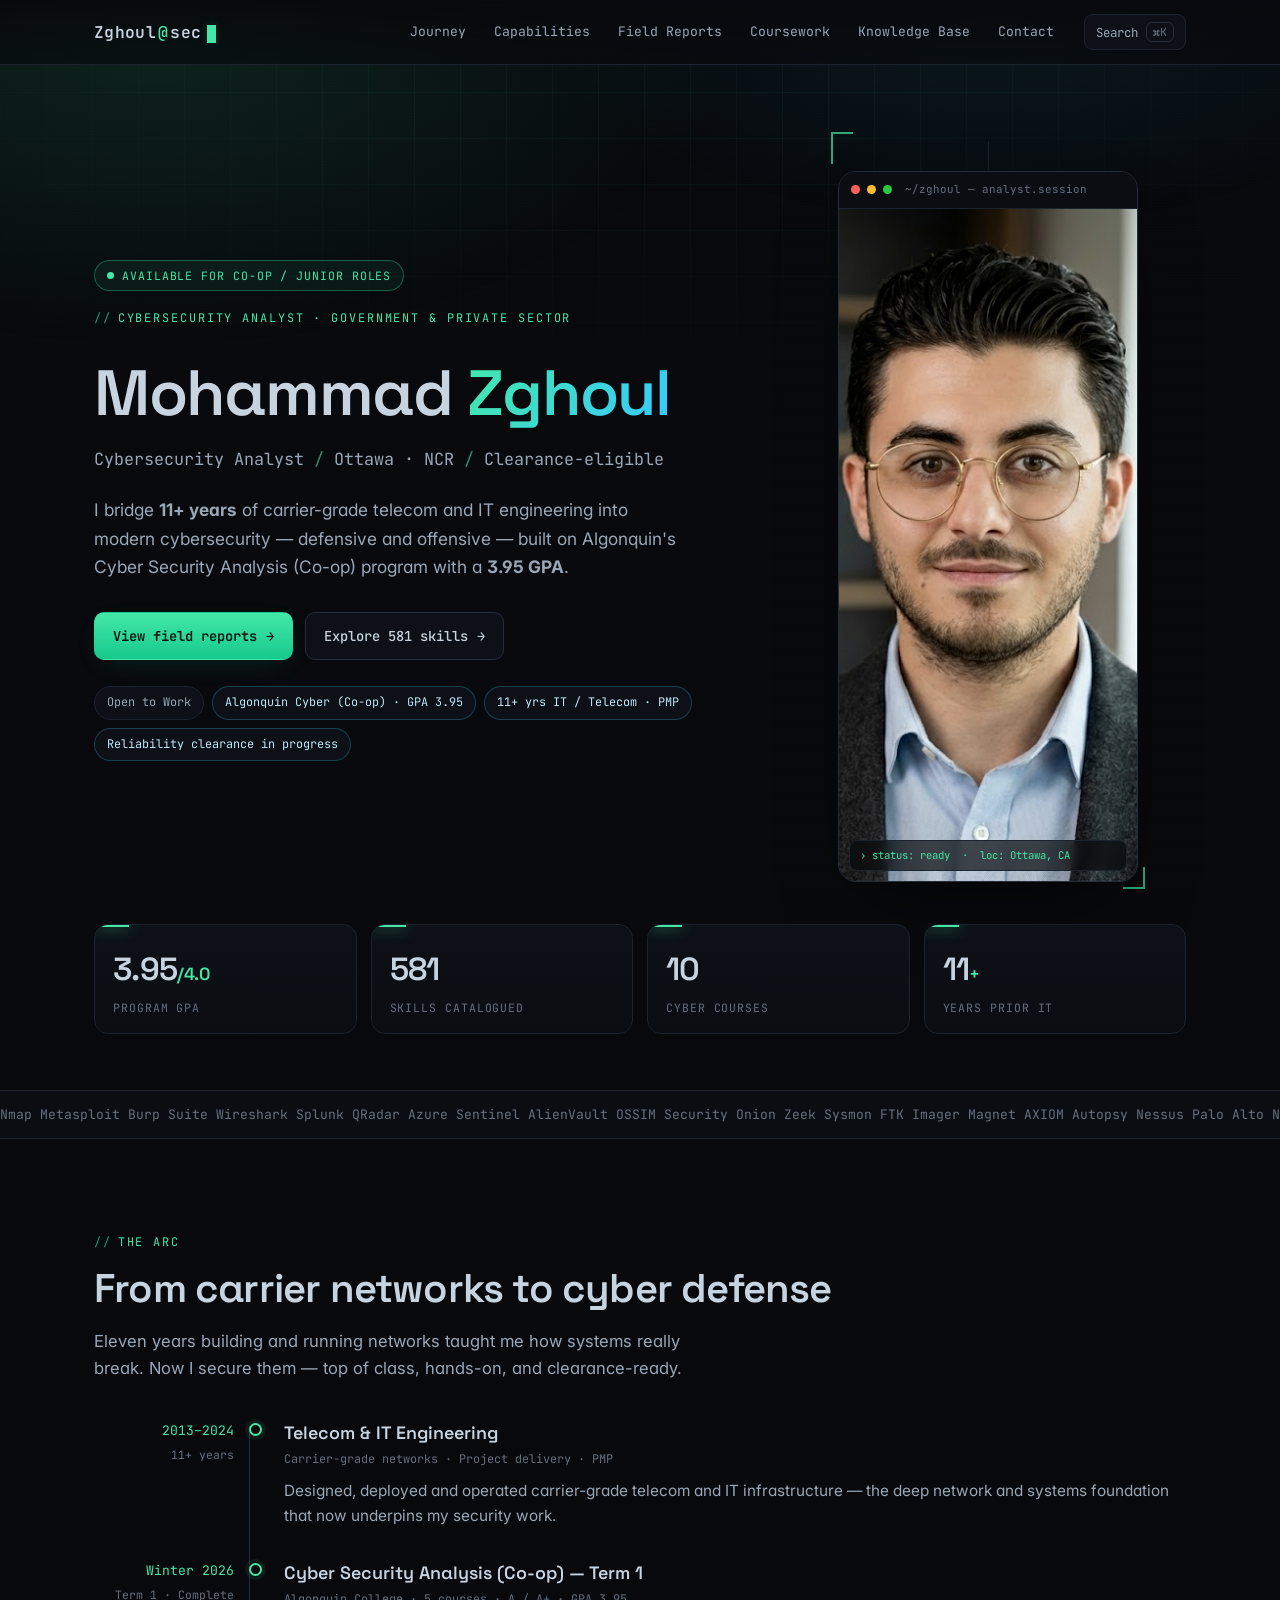
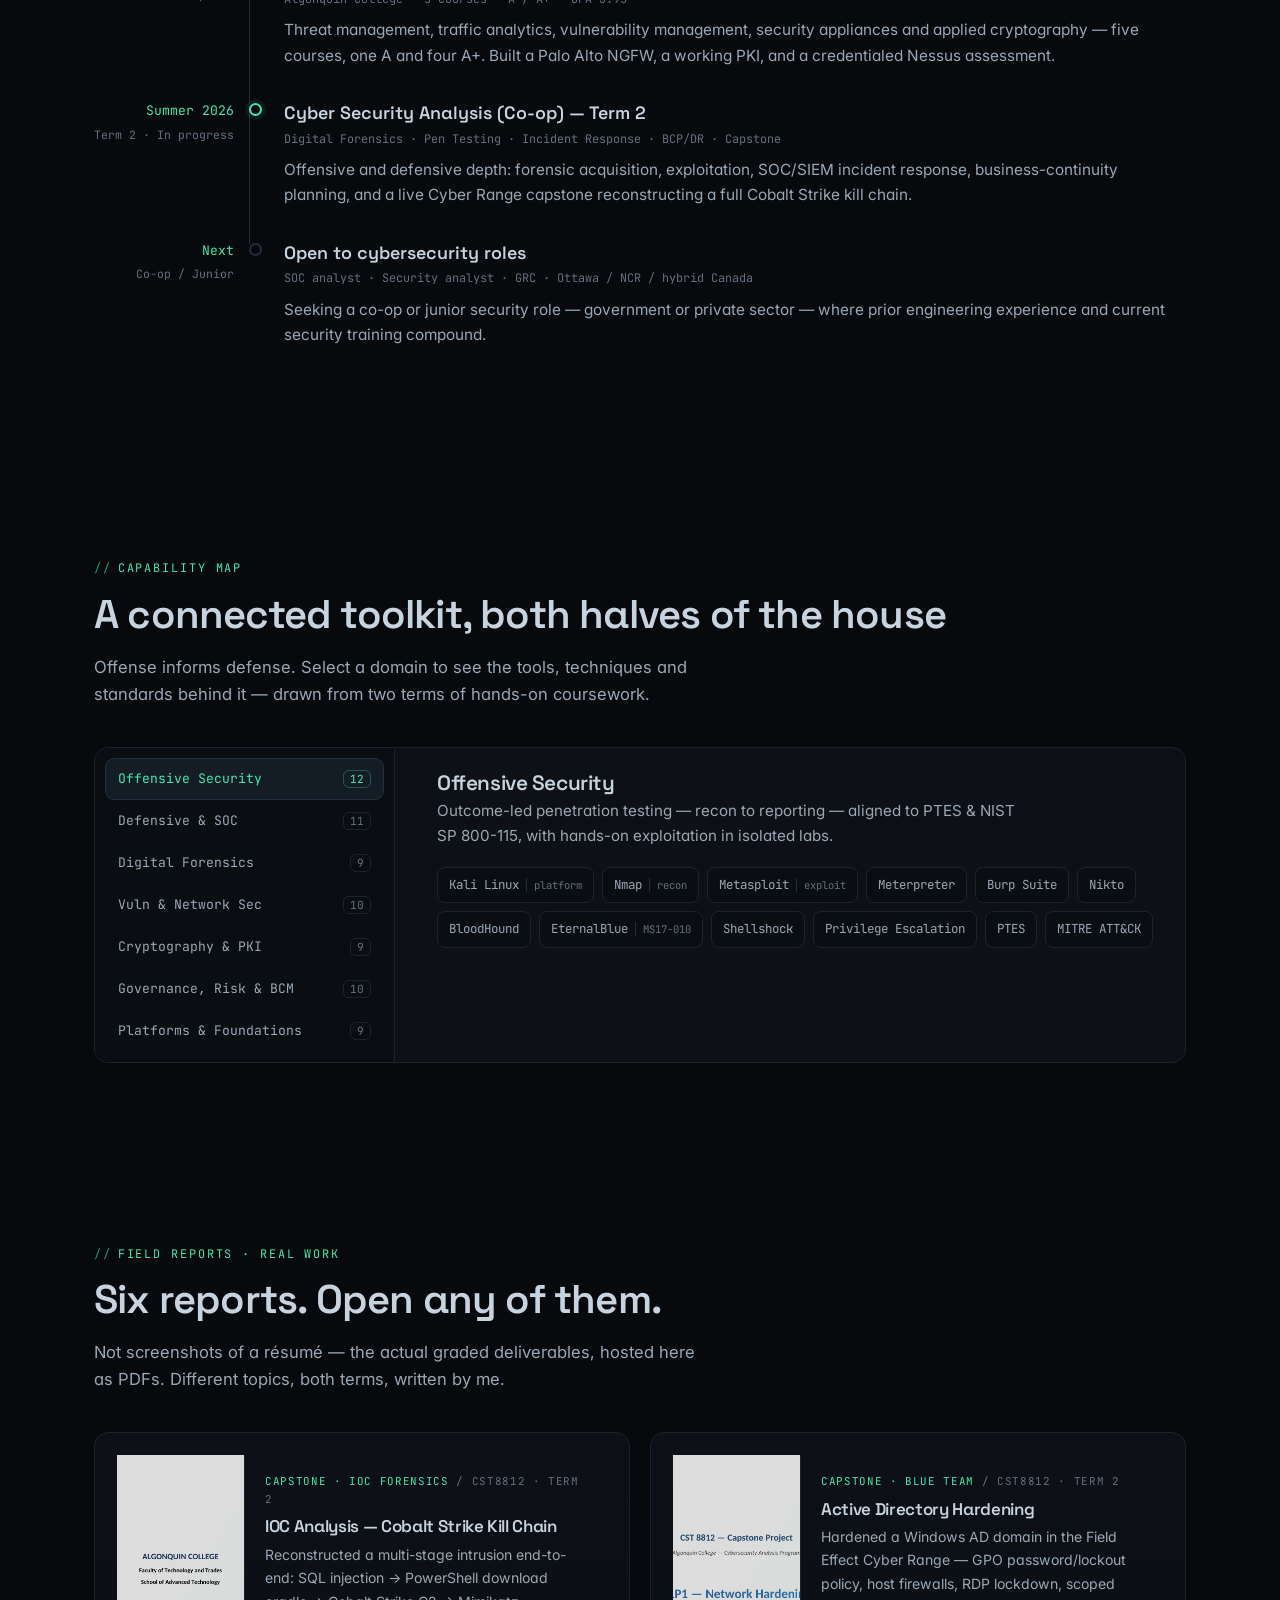
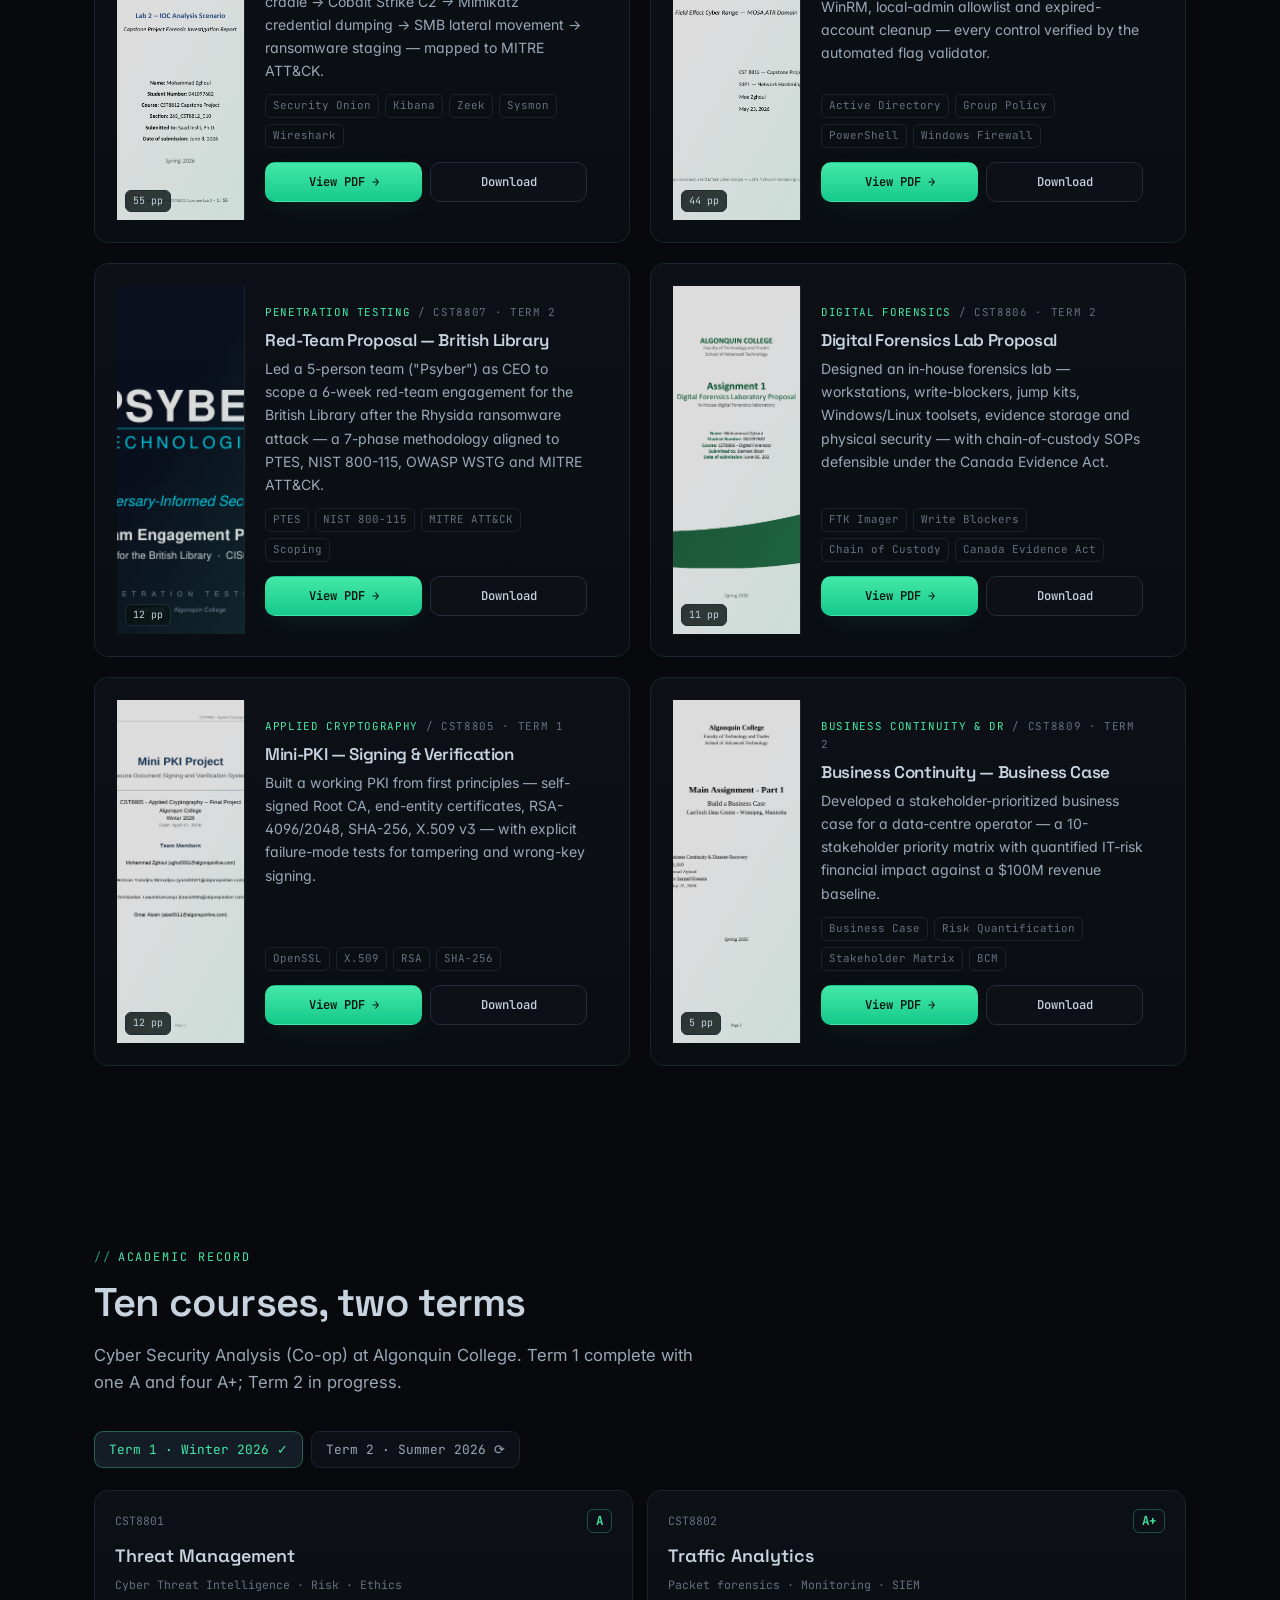
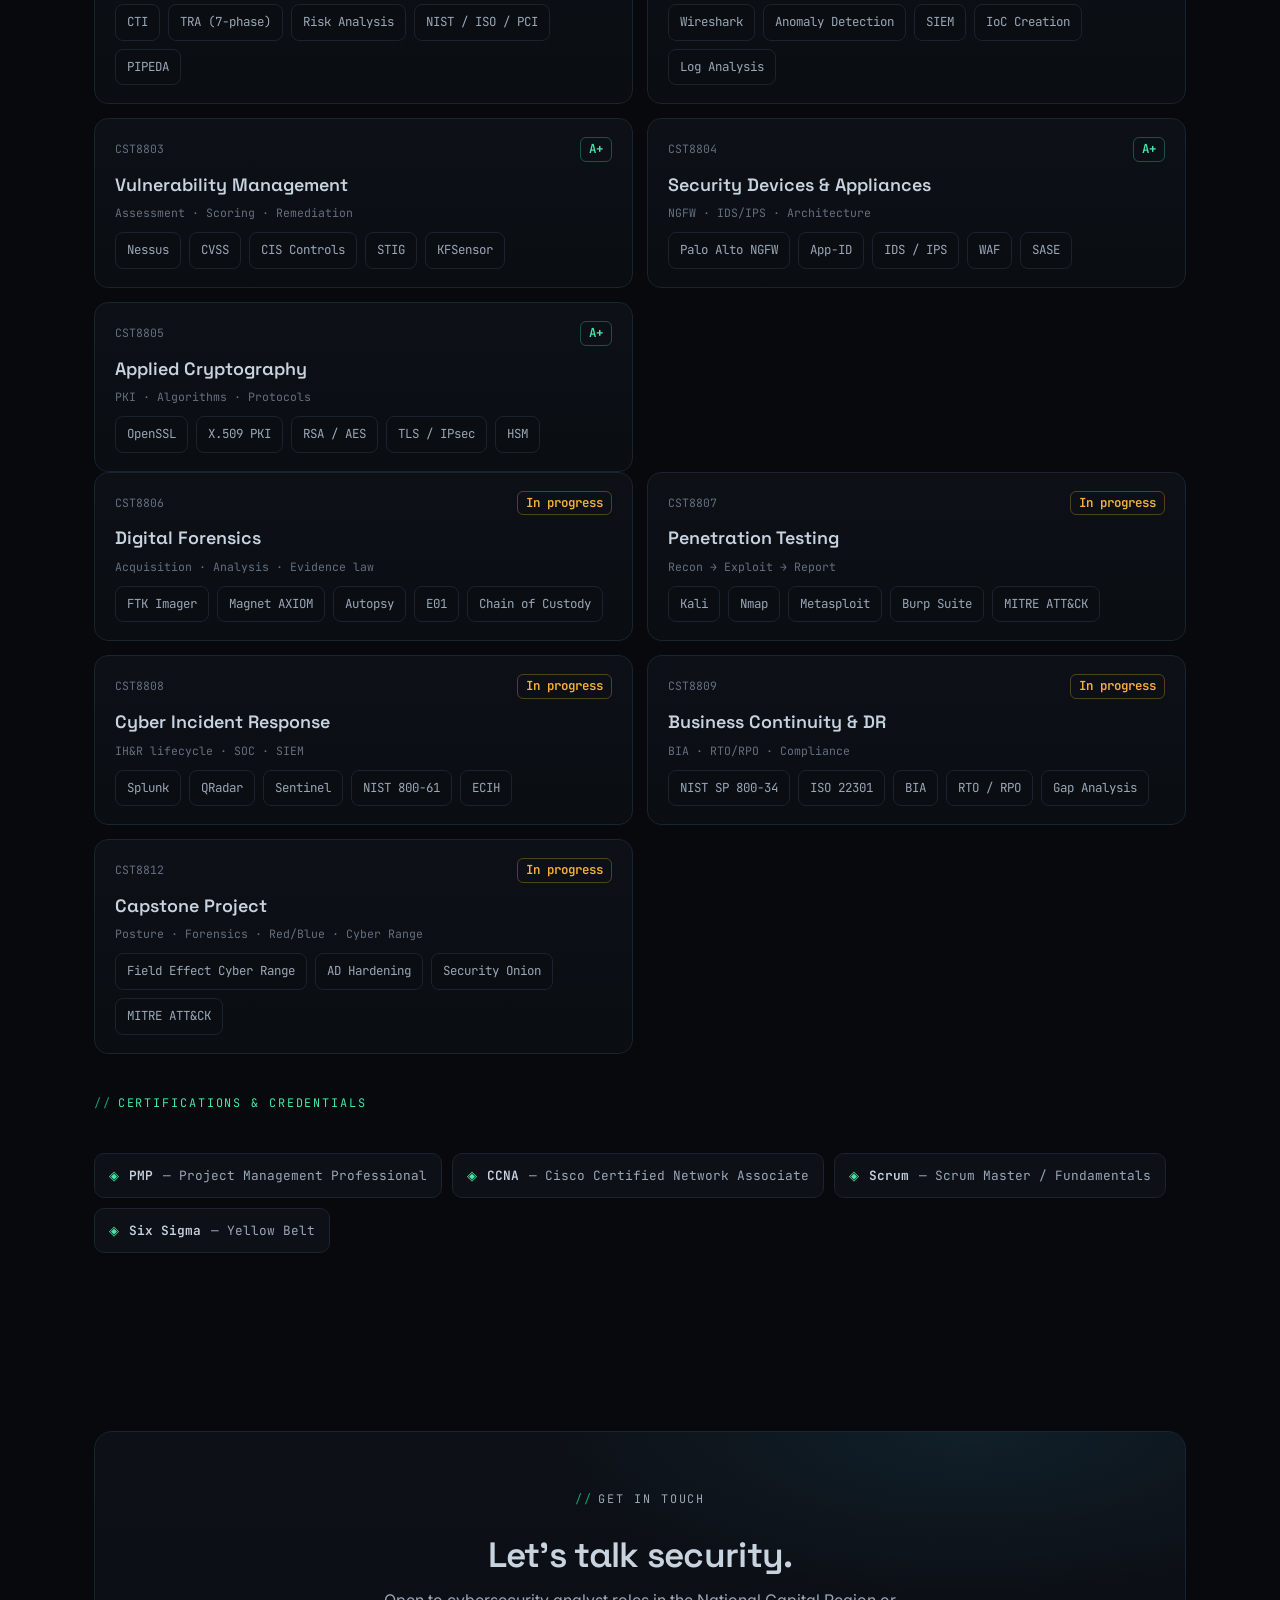
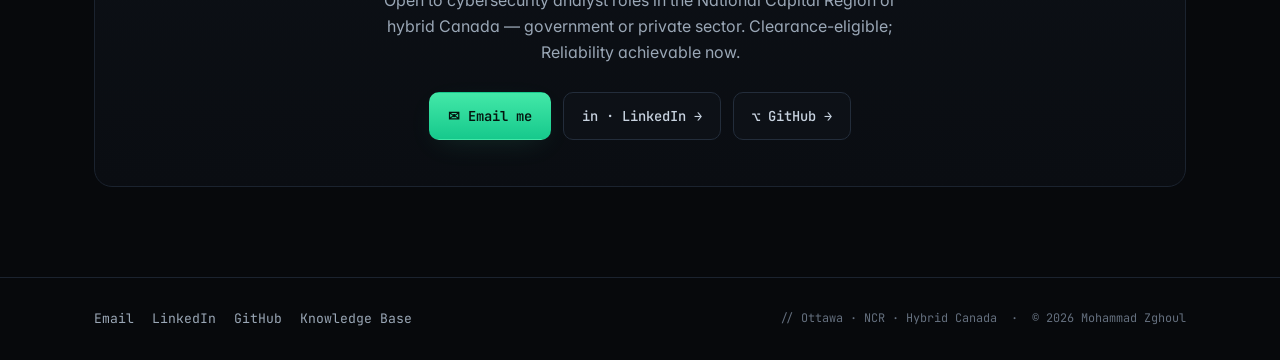
<file: index.html>
<!DOCTYPE html>
<html lang="en">
<head>
<meta charset="UTF-8">
<meta name="viewport" content="width=device-width,initial-scale=1,viewport-fit=cover">
<meta name="color-scheme" content="dark">
<meta name="theme-color" content="#07090c">
<title>Mohammad Zghoul — Cybersecurity Analyst</title>
<meta name="description" content="Mohammad Zghoul — Cybersecurity Analyst in Ottawa / NCR. 11+ years IT & telecom engineering, Algonquin Cyber Security Analysis (Co-op), GPA 3.95. Forensics, pen testing, incident response, and a 581-item skills knowledge base with real project reports.">
<link rel="icon" href="assets/img/favicon.svg" type="image/svg+xml">
<meta property="og:type" content="website">
<meta property="og:title" content="Mohammad Zghoul — Cybersecurity Analyst">
<meta property="og:description" content="11+ yrs IT/telecom into cybersecurity. Forensics, pen testing, incident response, BCP/DR — with real, downloadable project reports.">
<meta property="og:image" content="https://zghoe.github.io/assets/img/me.jpg">
<meta property="og:locale" content="en_CA">
<link rel="preconnect" href="https://fonts.googleapis.com">
<link rel="preconnect" href="https://fonts.gstatic.com" crossorigin>
<link href="https://fonts.googleapis.com/css2?family=Inter:wght@400;500;600&family=Space+Grotesk:wght@500;600;700&family=JetBrains+Mono:wght@400;500;600&display=swap" rel="stylesheet">
<link rel="stylesheet" href="assets/css/style.css">
<script type="application/ld+json">
{"@context":"https://schema.org","@type":"Person","name":"Mohammad Zghoul","jobTitle":"Cybersecurity Analyst","email":"mailto:moha.zghoul@gmail.com","address":{"@type":"PostalAddress","addressLocality":"Ottawa","addressRegion":"ON","addressCountry":"CA"},"alumniOf":"Algonquin College — Cyber Security Analysis (Co-op)","sameAs":["https://www.linkedin.com/in/mohammadzghoul777","https://github.com/Zghoe"]}
</script>
</head>
<body>
<div class="bg-grid"></div><div class="bg-glow"></div><div class="bg-scan"></div>

<!-- HEADER -->
<header class="hdr">
  <div class="container hdr__in">
    <a href="./" class="brand">Zghoul<b>@</b>sec<span class="cur"></span></a>
    <nav class="nav" id="nav">
      <a href="#journey">Journey</a>
      <a href="#capabilities">Capabilities</a>
      <a href="#reports">Field Reports</a>
      <a href="#coursework">Coursework</a>
      <a href="knowledge/">Knowledge Base</a>
      <a href="#contact">Contact</a>
    </nav>
    <div class="hdr__cta">
      <button class="cmdk-btn" data-cmdk><span>Search</span> <span class="kbd">⌘K</span></button>
      <button class="navtog" data-navtog>[≡]</button>
    </div>
  </div>
</header>

<!-- HERO -->
<section class="hero">
  <div class="container hero__grid">
    <div class="rv in">
      <span class="status"><span class="dot"></span>AVAILABLE FOR CO-OP / JUNIOR ROLES</span>
      <p class="kicker" style="margin-top:18px">Cybersecurity Analyst · Government &amp; Private Sector</p>
      <h1>Mohammad <span class="g">Zghoul</span></h1>
      <p class="hero__role">
        <span>Cybersecurity Analyst</span><span class="sep">/</span>
        <span>Ottawa · NCR</span><span class="sep">/</span>
        <span>Clearance-eligible</span>
      </p>
      <p class="hero__lede">
        I bridge <b>11+ years</b> of carrier-grade telecom and IT engineering into modern
        cybersecurity — defensive and offensive — built on Algonquin's Cyber Security
        Analysis (Co-op) program with a <b>3.95 GPA</b>.
      </p>
      <div class="hero__cta">
        <a href="#reports" class="btn btn--acc">View field reports <span class="arr">→</span></a>
        <a href="knowledge/" class="btn btn--ghost">Explore 581 skills <span class="arr">→</span></a>
      </div>
      <div class="hero__pills">
        <span class="pill">Open to Work</span>
        <span class="pill pill--cred">Algonquin Cyber (Co-op) · GPA 3.95</span>
        <span class="pill pill--cred">11+ yrs IT / Telecom · PMP</span>
        <span class="pill pill--cred">Reliability clearance in progress</span>
      </div>
    </div>
    <div class="avatar rv in">
      <span class="bracket tl"></span><span class="bracket br"></span>
      <div class="avatar__frame">
        <div class="avatar__bar"><i></i><i></i><i></i><span style="margin-left:6px">~/zghoul — analyst.session</span></div>
        <img src="assets/img/me.jpg" alt="Mohammad Zghoul" loading="eager" width="600" height="672">
        <span class="avatar__tag">› status: ready &nbsp;·&nbsp; loc: Ottawa, CA</span>
      </div>
    </div>
  </div>
  <div class="container">
    <div class="stats rv">
      <div class="stat"><div class="stat__n">3.95<span class="u">/4.0</span></div><div class="stat__l">Program GPA</div></div>
      <div class="stat"><div class="stat__n">581</div><div class="stat__l">Skills catalogued</div></div>
      <div class="stat"><div class="stat__n">10</div><div class="stat__l">Cyber courses</div></div>
      <div class="stat"><div class="stat__n">11<span class="u">+</span></div><div class="stat__l">Years prior IT</div></div>
    </div>
  </div>
</section>

<!-- TICKER -->
<div class="ticker" aria-hidden="true">
  <div class="ticker__track">
    <span>Nmap Metasploit Burp&nbsp;Suite Wireshark Splunk QRadar Azure&nbsp;Sentinel AlienVault&nbsp;OSSIM Security&nbsp;Onion Zeek Sysmon FTK&nbsp;Imager Magnet&nbsp;AXIOM Autopsy Nessus Palo&nbsp;Alto&nbsp;NGFW pfSense OpenSSL Active&nbsp;Directory PowerShell Kali&nbsp;Linux MITRE&nbsp;ATT&CK Field&nbsp;Effect&nbsp;Cyber&nbsp;Range KFSensor BloodHound</span>
    <span>Nmap Metasploit Burp&nbsp;Suite Wireshark Splunk QRadar Azure&nbsp;Sentinel AlienVault&nbsp;OSSIM Security&nbsp;Onion Zeek Sysmon FTK&nbsp;Imager Magnet&nbsp;AXIOM Autopsy Nessus Palo&nbsp;Alto&nbsp;NGFW pfSense OpenSSL Active&nbsp;Directory PowerShell Kali&nbsp;Linux MITRE&nbsp;ATT&CK Field&nbsp;Effect&nbsp;Cyber&nbsp;Range KFSensor BloodHound</span>
  </div>
</div>

<!-- JOURNEY -->
<section class="sec" id="journey">
  <div class="container">
    <div class="rv"><p class="kicker">The arc</p>
    <h2 class="h-sec">From carrier networks to cyber defense</h2>
    <p class="sec-lead">Eleven years building and running networks taught me how systems really break. Now I secure them — top of class, hands-on, and clearance-ready.</p></div>
    <div class="timeline">
      <div class="tl rv"><div class="tl__year">2013–2024<small>11+ years</small></div>
        <div class="tl__body"><div class="tl__h">Telecom &amp; IT Engineering</div>
        <div class="tl__meta">Carrier-grade networks · Project delivery · PMP</div>
        <p>Designed, deployed and operated carrier-grade telecom and IT infrastructure — the deep network and systems foundation that now underpins my security work.</p></div></div>
      <div class="tl rv"><div class="tl__year">Winter 2026<small>Term 1 · Complete</small></div>
        <div class="tl__body"><div class="tl__h">Cyber Security Analysis (Co-op) — Term 1</div>
        <div class="tl__meta">Algonquin College · 5 courses · A / A+ · GPA 3.95</div>
        <p>Threat management, traffic analytics, vulnerability management, security appliances and applied cryptography — five courses, one A and four A+. Built a Palo Alto NGFW, a working PKI, and a credentialed Nessus assessment.</p></div></div>
      <div class="tl rv"><div class="tl__year">Summer 2026<small>Term 2 · In progress</small></div>
        <div class="tl__body"><div class="tl__h">Cyber Security Analysis (Co-op) — Term 2</div>
        <div class="tl__meta">Digital Forensics · Pen Testing · Incident Response · BCP/DR · Capstone</div>
        <p>Offensive and defensive depth: forensic acquisition, exploitation, SOC/SIEM incident response, business-continuity planning, and a live Cyber Range capstone reconstructing a full Cobalt Strike kill chain.</p></div></div>
      <div class="tl rv"><div class="tl__year">Next<small>Co-op / Junior</small></div>
        <div class="tl__body muted"><div class="tl__h">Open to cybersecurity roles</div>
        <div class="tl__meta">SOC analyst · Security analyst · GRC · Ottawa / NCR / hybrid Canada</div>
        <p>Seeking a co-op or junior security role — government or private sector — where prior engineering experience and current security training compound.</p></div></div>
    </div>
  </div>
</section>

<!-- CAPABILITIES -->
<section class="sec" id="capabilities">
  <div class="container">
    <div class="rv"><p class="kicker">Capability map</p>
    <h2 class="h-sec">A connected toolkit, both halves of the house</h2>
    <p class="sec-lead">Offense informs defense. Select a domain to see the tools, techniques and standards behind it — drawn from two terms of hands-on coursework.</p></div>
    <div class="cap rv">
      <div class="cap__nav" role="tablist">
        <button class="cap__tab on" data-cap="off"><span>Offensive Security</span><span class="ct">12</span></button>
        <button class="cap__tab" data-cap="def"><span>Defensive &amp; SOC</span><span class="ct">11</span></button>
        <button class="cap__tab" data-cap="for"><span>Digital Forensics</span><span class="ct">9</span></button>
        <button class="cap__tab" data-cap="vuln"><span>Vuln &amp; Network Sec</span><span class="ct">10</span></button>
        <button class="cap__tab" data-cap="crypto"><span>Cryptography &amp; PKI</span><span class="ct">9</span></button>
        <button class="cap__tab" data-cap="grc"><span>Governance, Risk &amp; BCM</span><span class="ct">10</span></button>
        <button class="cap__tab" data-cap="plat"><span>Platforms &amp; Foundations</span><span class="ct">9</span></button>
      </div>
      <div class="cap__panel">
        <div data-panel="off">
          <h3>Offensive Security</h3>
          <p class="pdesc">Outcome-led penetration testing — recon to reporting — aligned to PTES &amp; NIST SP 800-115, with hands-on exploitation in isolated labs.</p>
          <div class="chips">
            <span class="chip">Kali Linux<span class="t">platform</span></span><span class="chip">Nmap<span class="t">recon</span></span>
            <span class="chip">Metasploit<span class="t">exploit</span></span><span class="chip">Meterpreter</span>
            <span class="chip">Burp Suite</span><span class="chip">Nikto</span><span class="chip">BloodHound</span>
            <span class="chip">EternalBlue<span class="t">MS17-010</span></span><span class="chip">Shellshock</span>
            <span class="chip">Privilege Escalation</span><span class="chip">PTES</span><span class="chip">MITRE ATT&CK</span>
          </div>
        </div>
        <div data-panel="def" hidden>
          <h3>Defensive Security &amp; SOC</h3>
          <p class="pdesc">Incident handling on the NIST SP 800-61 / EC-Council ECIH lifecycle, with SIEM detection, triage and threat intelligence.</p>
          <div class="chips">
            <span class="chip">Splunk<span class="t">SIEM</span></span><span class="chip">IBM QRadar</span><span class="chip">Azure Sentinel</span>
            <span class="chip">AlienVault OSSIM</span><span class="chip">Wazuh</span><span class="chip">Security Onion</span>
            <span class="chip">Wireshark</span><span class="chip">SOC Triage</span><span class="chip">Threat Intel (CTI)</span>
            <span class="chip">NIST 800-61</span><span class="chip">Playbooks</span>
          </div>
        </div>
        <div data-panel="for" hidden>
          <h3>Digital Forensics</h3>
          <p class="pdesc">Forensically sound acquisition and analysis — disk, memory and mobile — defensible under the Canada Evidence Act.</p>
          <div class="chips">
            <span class="chip">FTK Imager</span><span class="chip">Magnet AXIOM</span><span class="chip">Autopsy</span>
            <span class="chip">E01 / EnCase</span><span class="chip">MD5 / SHA-1</span><span class="chip">Mobile Forensics</span>
            <span class="chip">NTFS Artifacts</span><span class="chip">Chain of Custody</span><span class="chip">Expert Witness</span>
          </div>
        </div>
        <div data-panel="vuln" hidden>
          <h3>Vulnerability &amp; Network Security</h3>
          <p class="pdesc">Credentialed assessment, CVSS triage and remediation, plus next-gen firewall and IDS/IPS architecture.</p>
          <div class="chips">
            <span class="chip">Nessus</span><span class="chip">CVSS / VPR</span><span class="chip">CIS Controls</span><span class="chip">STIG</span>
            <span class="chip">Palo Alto NGFW</span><span class="chip">App-ID</span><span class="chip">IDS / IPS</span>
            <span class="chip">pfSense</span><span class="chip">WAF</span><span class="chip">SASE</span>
          </div>
        </div>
        <div data-panel="crypto" hidden>
          <h3>Cryptography &amp; PKI</h3>
          <p class="pdesc">Applied cryptography from first principles — symmetric, asymmetric, hashing — and a working PKI built with OpenSSL.</p>
          <div class="chips">
            <span class="chip">OpenSSL</span><span class="chip">X.509 PKI</span><span class="chip">RSA</span><span class="chip">AES</span>
            <span class="chip">SHA-256 / HMAC</span><span class="chip">TLS / IPsec</span><span class="chip">Digital Signatures</span>
            <span class="chip">HSM</span><span class="chip">Post-Quantum (PQC)</span>
          </div>
        </div>
        <div data-panel="grc" hidden>
          <h3>Governance, Risk &amp; Continuity</h3>
          <p class="pdesc">Threat &amp; risk analysis, business impact analysis and continuity planning mapped to Canadian and international standards.</p>
          <div class="chips">
            <span class="chip">TRA</span><span class="chip">BIA</span><span class="chip">RTO / RPO</span>
            <span class="chip">NIST SP 800-34</span><span class="chip">ISO 22301</span><span class="chip">ISO 27001</span>
            <span class="chip">PCI DSS</span><span class="chip">PIPEDA</span><span class="chip">Gap Analysis</span><span class="chip">Business Case</span>
          </div>
        </div>
        <div data-panel="plat" hidden>
          <h3>Platforms &amp; Foundations</h3>
          <p class="pdesc">The engineering base — operating systems, directory services and automation — that everything else runs on.</p>
          <div class="chips">
            <span class="chip">Windows / Active Directory</span><span class="chip">Group Policy</span><span class="chip">PowerShell</span>
            <span class="chip">Linux</span><span class="chip">VMware</span><span class="chip">pfSense</span>
            <span class="chip">Networking (TCP/IP)</span><span class="chip">Field Effect Cyber Range</span><span class="chip">Sysmon / Zeek</span>
          </div>
        </div>
      </div>
    </div>
  </div>
</section>

<!-- FIELD REPORTS -->
<section class="sec" id="reports">
  <div class="container">
    <div class="rv"><p class="kicker">Field reports · real work</p>
    <h2 class="h-sec">Six reports. Open any of them.</h2>
    <p class="sec-lead">Not screenshots of a résumé — the actual graded deliverables, hosted here as PDFs. Different topics, both terms, written by me.</p></div>
    <div class="reports">

      <article class="report card rv">
        <div class="report__thumb"><img src="assets/reports/thumbs/ioc-analysis-cobalt-strike.png" alt="IOC Analysis report cover" loading="lazy"><span class="report__pg">55 pp</span></div>
        <div class="report__b">
          <span class="report__tag">Capstone · IOC Forensics <span class="s">/ CST8812 · Term 2</span></span>
          <h3>IOC Analysis — Cobalt Strike Kill Chain</h3>
          <p>Reconstructed a multi-stage intrusion end-to-end: SQL injection → PowerShell download cradle → Cobalt Strike C2 → Mimikatz credential dumping → SMB lateral movement → ransomware staging — mapped to MITRE ATT&CK.</p>
          <div class="report__tools"><span class="tg">Security Onion</span><span class="tg">Kibana</span><span class="tg">Zeek</span><span class="tg">Sysmon</span><span class="tg">Wireshark</span></div>
          <div class="report__act"><a class="btn btn--acc" href="assets/reports/ioc-analysis-cobalt-strike.pdf" target="_blank" rel="noopener">View PDF →</a><a class="btn" href="assets/reports/ioc-analysis-cobalt-strike.pdf" download>Download</a></div>
        </div>
      </article>

      <article class="report card rv">
        <div class="report__thumb"><img src="assets/reports/thumbs/network-hardening-active-directory.png" alt="Network hardening report cover" loading="lazy"><span class="report__pg">44 pp</span></div>
        <div class="report__b">
          <span class="report__tag">Capstone · Blue Team <span class="s">/ CST8812 · Term 2</span></span>
          <h3>Active Directory Hardening</h3>
          <p>Hardened a Windows AD domain in the Field Effect Cyber Range — GPO password/lockout policy, host firewalls, RDP lockdown, scoped WinRM, local-admin allowlist and expired-account cleanup — every control verified by the automated flag validator.</p>
          <div class="report__tools"><span class="tg">Active Directory</span><span class="tg">Group Policy</span><span class="tg">PowerShell</span><span class="tg">Windows Firewall</span></div>
          <div class="report__act"><a class="btn btn--acc" href="assets/reports/network-hardening-active-directory.pdf" target="_blank" rel="noopener">View PDF →</a><a class="btn" href="assets/reports/network-hardening-active-directory.pdf" download>Download</a></div>
        </div>
      </article>

      <article class="report card rv">
        <div class="report__thumb"><img src="assets/reports/thumbs/penetration-test-proposal-british-library.png" alt="Penetration test proposal cover" loading="lazy"><span class="report__pg">12 pp</span></div>
        <div class="report__b">
          <span class="report__tag">Penetration Testing <span class="s">/ CST8807 · Term 2</span></span>
          <h3>Red-Team Proposal — British Library</h3>
          <p>Led a 5-person team ("Psyber") as CEO to scope a 6-week red-team engagement for the British Library after the Rhysida ransomware attack — a 7-phase methodology aligned to PTES, NIST 800-115, OWASP WSTG and MITRE ATT&CK.</p>
          <div class="report__tools"><span class="tg">PTES</span><span class="tg">NIST 800-115</span><span class="tg">MITRE ATT&CK</span><span class="tg">Scoping</span></div>
          <div class="report__act"><a class="btn btn--acc" href="assets/reports/penetration-test-proposal-british-library.pdf" target="_blank" rel="noopener">View PDF →</a><a class="btn" href="assets/reports/penetration-test-proposal-british-library.pdf" download>Download</a></div>
        </div>
      </article>

      <article class="report card rv">
        <div class="report__thumb"><img src="assets/reports/thumbs/digital-forensics-lab-proposal.png" alt="Digital forensics lab proposal cover" loading="lazy"><span class="report__pg">11 pp</span></div>
        <div class="report__b">
          <span class="report__tag">Digital Forensics <span class="s">/ CST8806 · Term 2</span></span>
          <h3>Digital Forensics Lab Proposal</h3>
          <p>Designed an in-house forensics lab — workstations, write-blockers, jump kits, Windows/Linux toolsets, evidence storage and physical security — with chain-of-custody SOPs defensible under the Canada Evidence Act.</p>
          <div class="report__tools"><span class="tg">FTK Imager</span><span class="tg">Write Blockers</span><span class="tg">Chain of Custody</span><span class="tg">Canada Evidence Act</span></div>
          <div class="report__act"><a class="btn btn--acc" href="assets/reports/digital-forensics-lab-proposal.pdf" target="_blank" rel="noopener">View PDF →</a><a class="btn" href="assets/reports/digital-forensics-lab-proposal.pdf" download>Download</a></div>
        </div>
      </article>

      <article class="report card rv">
        <div class="report__thumb"><img src="assets/reports/thumbs/mini-pki-project-report.png" alt="Mini-PKI project report cover" loading="lazy"><span class="report__pg">12 pp</span></div>
        <div class="report__b">
          <span class="report__tag">Applied Cryptography <span class="s">/ CST8805 · Term 1</span></span>
          <h3>Mini-PKI — Signing &amp; Verification</h3>
          <p>Built a working PKI from first principles — self-signed Root CA, end-entity certificates, RSA-4096/2048, SHA-256, X.509 v3 — with explicit failure-mode tests for tampering and wrong-key signing.</p>
          <div class="report__tools"><span class="tg">OpenSSL</span><span class="tg">X.509</span><span class="tg">RSA</span><span class="tg">SHA-256</span></div>
          <div class="report__act"><a class="btn btn--acc" href="assets/reports/mini-pki-project-report.pdf" target="_blank" rel="noopener">View PDF →</a><a class="btn" href="assets/reports/mini-pki-project-report.pdf" download>Download</a></div>
        </div>
      </article>

      <article class="report card rv">
        <div class="report__thumb"><img src="assets/reports/thumbs/business-continuity-business-case.png" alt="Business continuity business case cover" loading="lazy"><span class="report__pg">5 pp</span></div>
        <div class="report__b">
          <span class="report__tag">Business Continuity &amp; DR <span class="s">/ CST8809 · Term 2</span></span>
          <h3>Business Continuity — Business Case</h3>
          <p>Developed a stakeholder-prioritized business case for a data-centre operator — a 10-stakeholder priority matrix with quantified IT-risk financial impact against a $100M revenue baseline.</p>
          <div class="report__tools"><span class="tg">Business Case</span><span class="tg">Risk Quantification</span><span class="tg">Stakeholder Matrix</span><span class="tg">BCM</span></div>
          <div class="report__act"><a class="btn btn--acc" href="assets/reports/business-continuity-business-case.pdf" target="_blank" rel="noopener">View PDF →</a><a class="btn" href="assets/reports/business-continuity-business-case.pdf" download>Download</a></div>
        </div>
      </article>

    </div>
  </div>
</section>

<!-- COURSEWORK -->
<section class="sec" id="coursework">
  <div class="container">
    <div class="rv"><p class="kicker">Academic record</p>
    <h2 class="h-sec">Ten courses, two terms</h2>
    <p class="sec-lead">Cyber Security Analysis (Co-op) at Algonquin College. Term 1 complete with one A and four A+; Term 2 in progress.</p></div>
    <div class="term-tabs rv">
      <button class="term-tab on" data-term="1">Term 1 · Winter 2026 ✓</button>
      <button class="term-tab" data-term="2">Term 2 · Summer 2026 ⟳</button>
    </div>
    <div class="courses" data-term-grid="1">
      <article class="course card"><div class="course__top"><span class="course__code">CST8801</span><span class="course__grade">A</span></div><div class="course__name">Threat Management</div><div class="course__loc">Cyber Threat Intelligence · Risk · Ethics</div><div class="chips"><span class="chip">CTI</span><span class="chip">TRA (7-phase)</span><span class="chip">Risk Analysis</span><span class="chip">NIST / ISO / PCI</span><span class="chip">PIPEDA</span></div></article>
      <article class="course card"><div class="course__top"><span class="course__code">CST8802</span><span class="course__grade">A+</span></div><div class="course__name">Traffic Analytics</div><div class="course__loc">Packet forensics · Monitoring · SIEM</div><div class="chips"><span class="chip">Wireshark</span><span class="chip">Anomaly Detection</span><span class="chip">SIEM</span><span class="chip">IoC Creation</span><span class="chip">Log Analysis</span></div></article>
      <article class="course card"><div class="course__top"><span class="course__code">CST8803</span><span class="course__grade">A+</span></div><div class="course__name">Vulnerability Management</div><div class="course__loc">Assessment · Scoring · Remediation</div><div class="chips"><span class="chip">Nessus</span><span class="chip">CVSS</span><span class="chip">CIS Controls</span><span class="chip">STIG</span><span class="chip">KFSensor</span></div></article>
      <article class="course card"><div class="course__top"><span class="course__code">CST8804</span><span class="course__grade">A+</span></div><div class="course__name">Security Devices &amp; Appliances</div><div class="course__loc">NGFW · IDS/IPS · Architecture</div><div class="chips"><span class="chip">Palo Alto NGFW</span><span class="chip">App-ID</span><span class="chip">IDS / IPS</span><span class="chip">WAF</span><span class="chip">SASE</span></div></article>
      <article class="course card"><div class="course__top"><span class="course__code">CST8805</span><span class="course__grade">A+</span></div><div class="course__name">Applied Cryptography</div><div class="course__loc">PKI · Algorithms · Protocols</div><div class="chips"><span class="chip">OpenSSL</span><span class="chip">X.509 PKI</span><span class="chip">RSA / AES</span><span class="chip">TLS / IPsec</span><span class="chip">HSM</span></div></article>
    </div>
    <div class="courses" data-term-grid="2" hidden>
      <article class="course card"><div class="course__top"><span class="course__code">CST8806</span><span class="course__grade ip">In progress</span></div><div class="course__name">Digital Forensics</div><div class="course__loc">Acquisition · Analysis · Evidence law</div><div class="chips"><span class="chip">FTK Imager</span><span class="chip">Magnet AXIOM</span><span class="chip">Autopsy</span><span class="chip">E01</span><span class="chip">Chain of Custody</span></div></article>
      <article class="course card"><div class="course__top"><span class="course__code">CST8807</span><span class="course__grade ip">In progress</span></div><div class="course__name">Penetration Testing</div><div class="course__loc">Recon → Exploit → Report</div><div class="chips"><span class="chip">Kali</span><span class="chip">Nmap</span><span class="chip">Metasploit</span><span class="chip">Burp Suite</span><span class="chip">MITRE ATT&CK</span></div></article>
      <article class="course card"><div class="course__top"><span class="course__code">CST8808</span><span class="course__grade ip">In progress</span></div><div class="course__name">Cyber Incident Response</div><div class="course__loc">IH&R lifecycle · SOC · SIEM</div><div class="chips"><span class="chip">Splunk</span><span class="chip">QRadar</span><span class="chip">Sentinel</span><span class="chip">NIST 800-61</span><span class="chip">ECIH</span></div></article>
      <article class="course card"><div class="course__top"><span class="course__code">CST8809</span><span class="course__grade ip">In progress</span></div><div class="course__name">Business Continuity &amp; DR</div><div class="course__loc">BIA · RTO/RPO · Compliance</div><div class="chips"><span class="chip">NIST SP 800-34</span><span class="chip">ISO 22301</span><span class="chip">BIA</span><span class="chip">RTO / RPO</span><span class="chip">Gap Analysis</span></div></article>
      <article class="course card"><div class="course__top"><span class="course__code">CST8812</span><span class="course__grade ip">In progress</span></div><div class="course__name">Capstone Project</div><div class="course__loc">Posture · Forensics · Red/Blue · Cyber Range</div><div class="chips"><span class="chip">Field Effect Cyber Range</span><span class="chip">AD Hardening</span><span class="chip">Security Onion</span><span class="chip">MITRE ATT&CK</span></div></article>
    </div>

    <div class="rv" style="margin-top:34px"><p class="kicker">Certifications &amp; credentials</p></div>
    <div class="certs rv">
      <span class="cert"><span class="ic">◈</span><b>PMP</b> — Project Management Professional</span>
      <span class="cert"><span class="ic">◈</span><b>CCNA</b> — Cisco Certified Network Associate</span>
      <span class="cert"><span class="ic">◈</span><b>Scrum</b> — Scrum Master / Fundamentals</span>
      <span class="cert"><span class="ic">◈</span><b>Six Sigma</b> — Yellow Belt</span>
    </div>
  </div>
</section>

<!-- CONTACT -->
<section class="sec-tight" id="contact">
  <div class="container">
    <div class="contact rv">
      <p class="kicker" style="justify-content:center">Get in touch</p>
      <h2>Let's talk security.</h2>
      <p>Open to cybersecurity analyst roles in the National Capital Region or hybrid Canada — government or private sector. Clearance-eligible; Reliability achievable now.</p>
      <div class="contact__btns">
        <a class="btn btn--acc" href="mailto:moha.zghoul@gmail.com">✉ Email me</a>
        <a class="btn btn--ghost" href="https://www.linkedin.com/in/mohammadzghoul777" target="_blank" rel="noopener">in · LinkedIn →</a>
        <a class="btn btn--ghost" href="https://github.com/Zghoe" target="_blank" rel="noopener">⌥ GitHub →</a>
      </div>
    </div>
  </div>
</section>

<footer class="foot">
  <div class="container foot__in">
    <div class="foot__links">
      <a href="mailto:moha.zghoul@gmail.com">Email</a>
      <a href="https://www.linkedin.com/in/mohammadzghoul777" target="_blank" rel="noopener">LinkedIn</a>
      <a href="https://github.com/Zghoe" target="_blank" rel="noopener">GitHub</a>
      <a href="knowledge/">Knowledge Base</a>
    </div>
    <div class="foot__meta">// Ottawa · NCR · Hybrid Canada &nbsp;·&nbsp; © 2026 Mohammad Zghoul</div>
  </div>
</footer>

<!-- COMMAND PALETTE -->
<div class="cmdk" id="cmdk" role="dialog" aria-modal="true" aria-label="Command palette">
  <div class="cmdk__box">
    <div class="cmdk__in"><span class="pfx">›</span><input type="text" id="cmdkInput" placeholder="Jump to a section, report, or skill…" autocomplete="off" spellcheck="false"></div>
    <div class="cmdk__list" id="cmdkList"></div>
    <div class="cmdk__ft"><span>↑↓ navigate</span><span>↵ open</span><span>esc close</span></div>
  </div>
</div>

<script src="assets/js/main.js" defer></script>
</body>
</html>
</file>
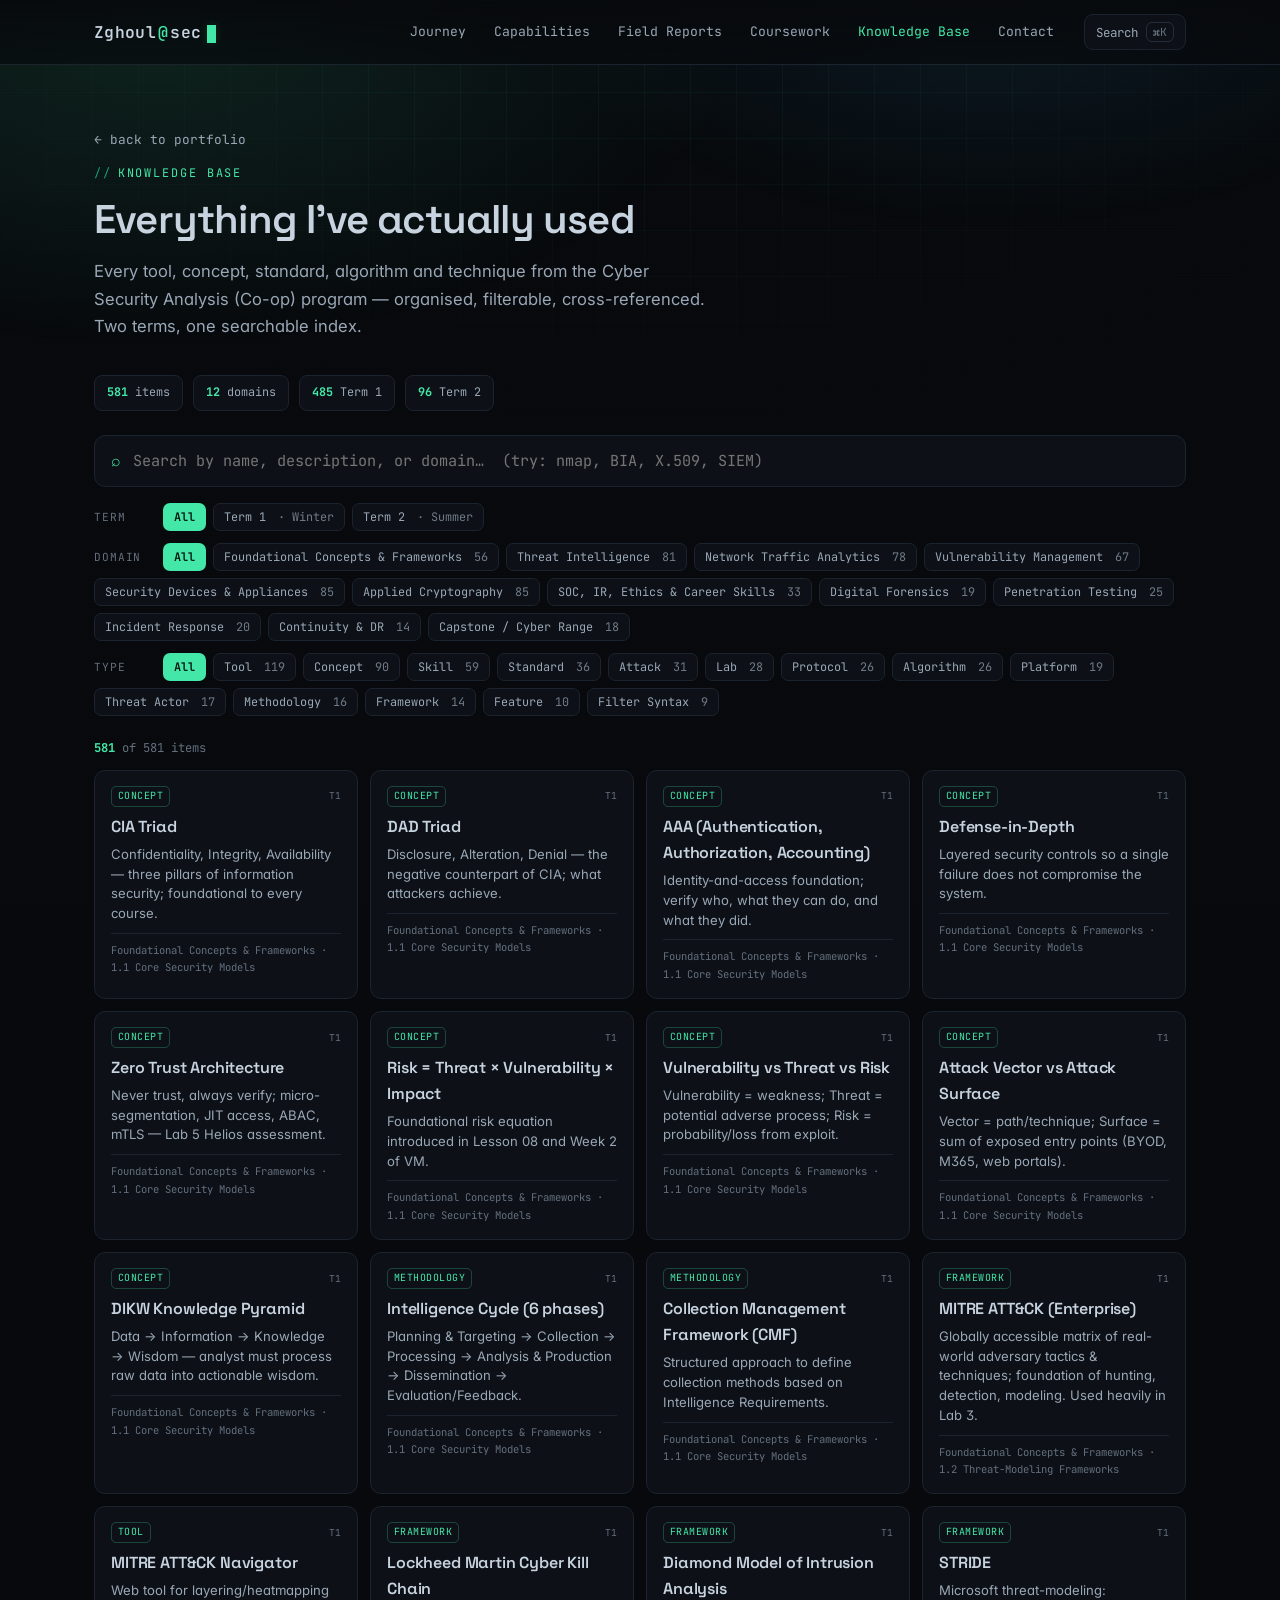
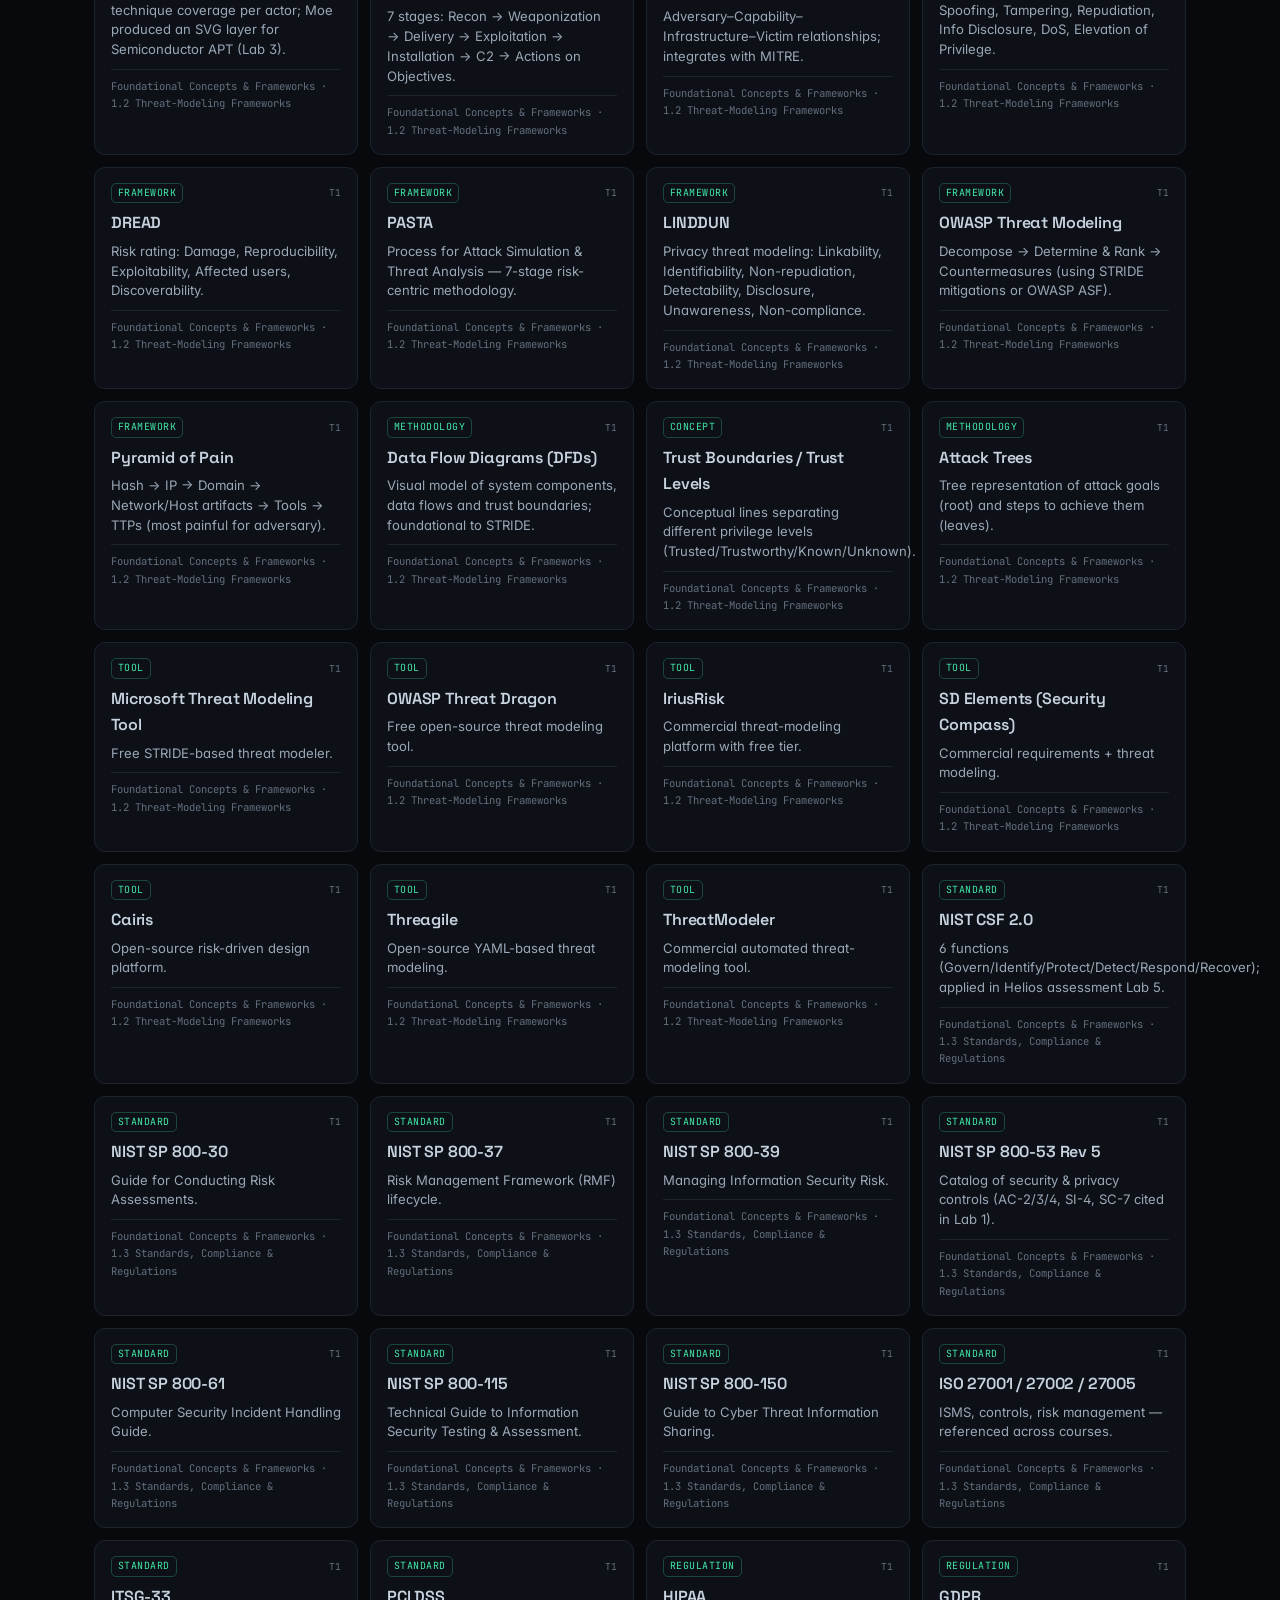
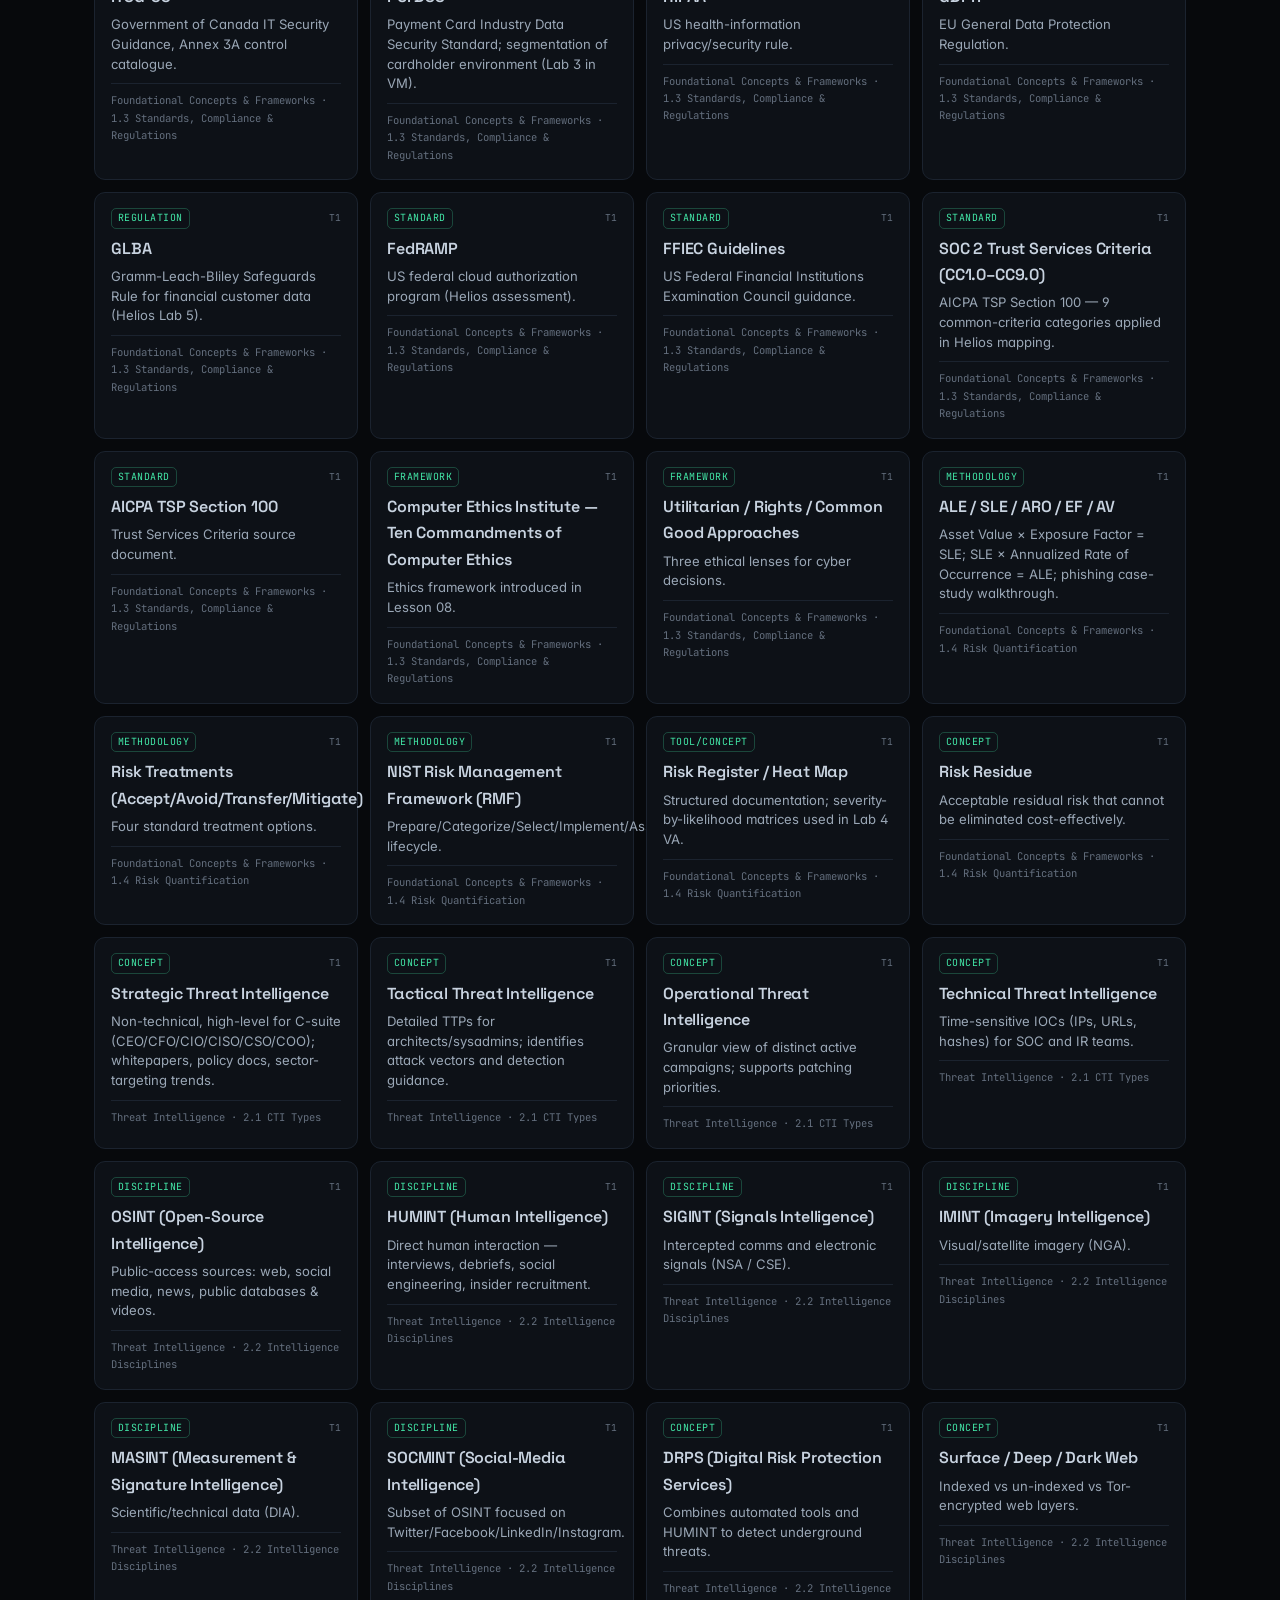
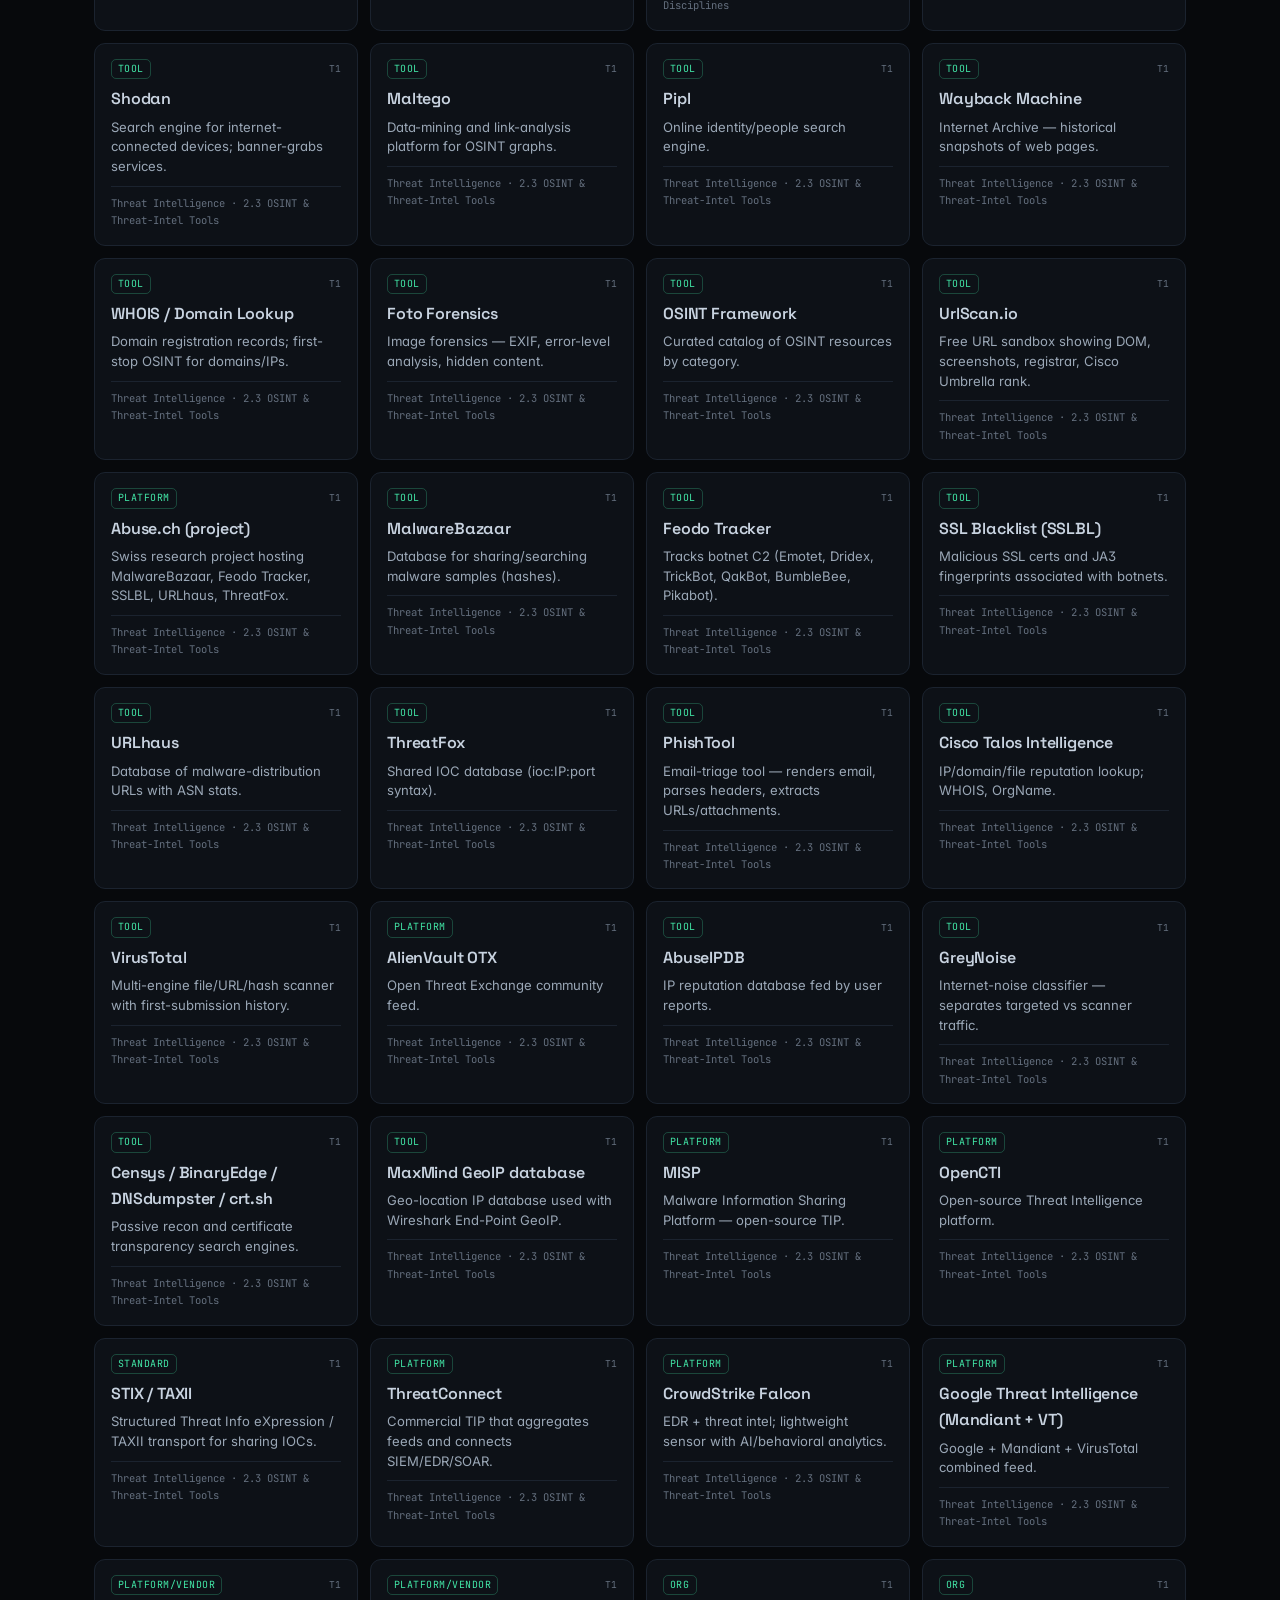
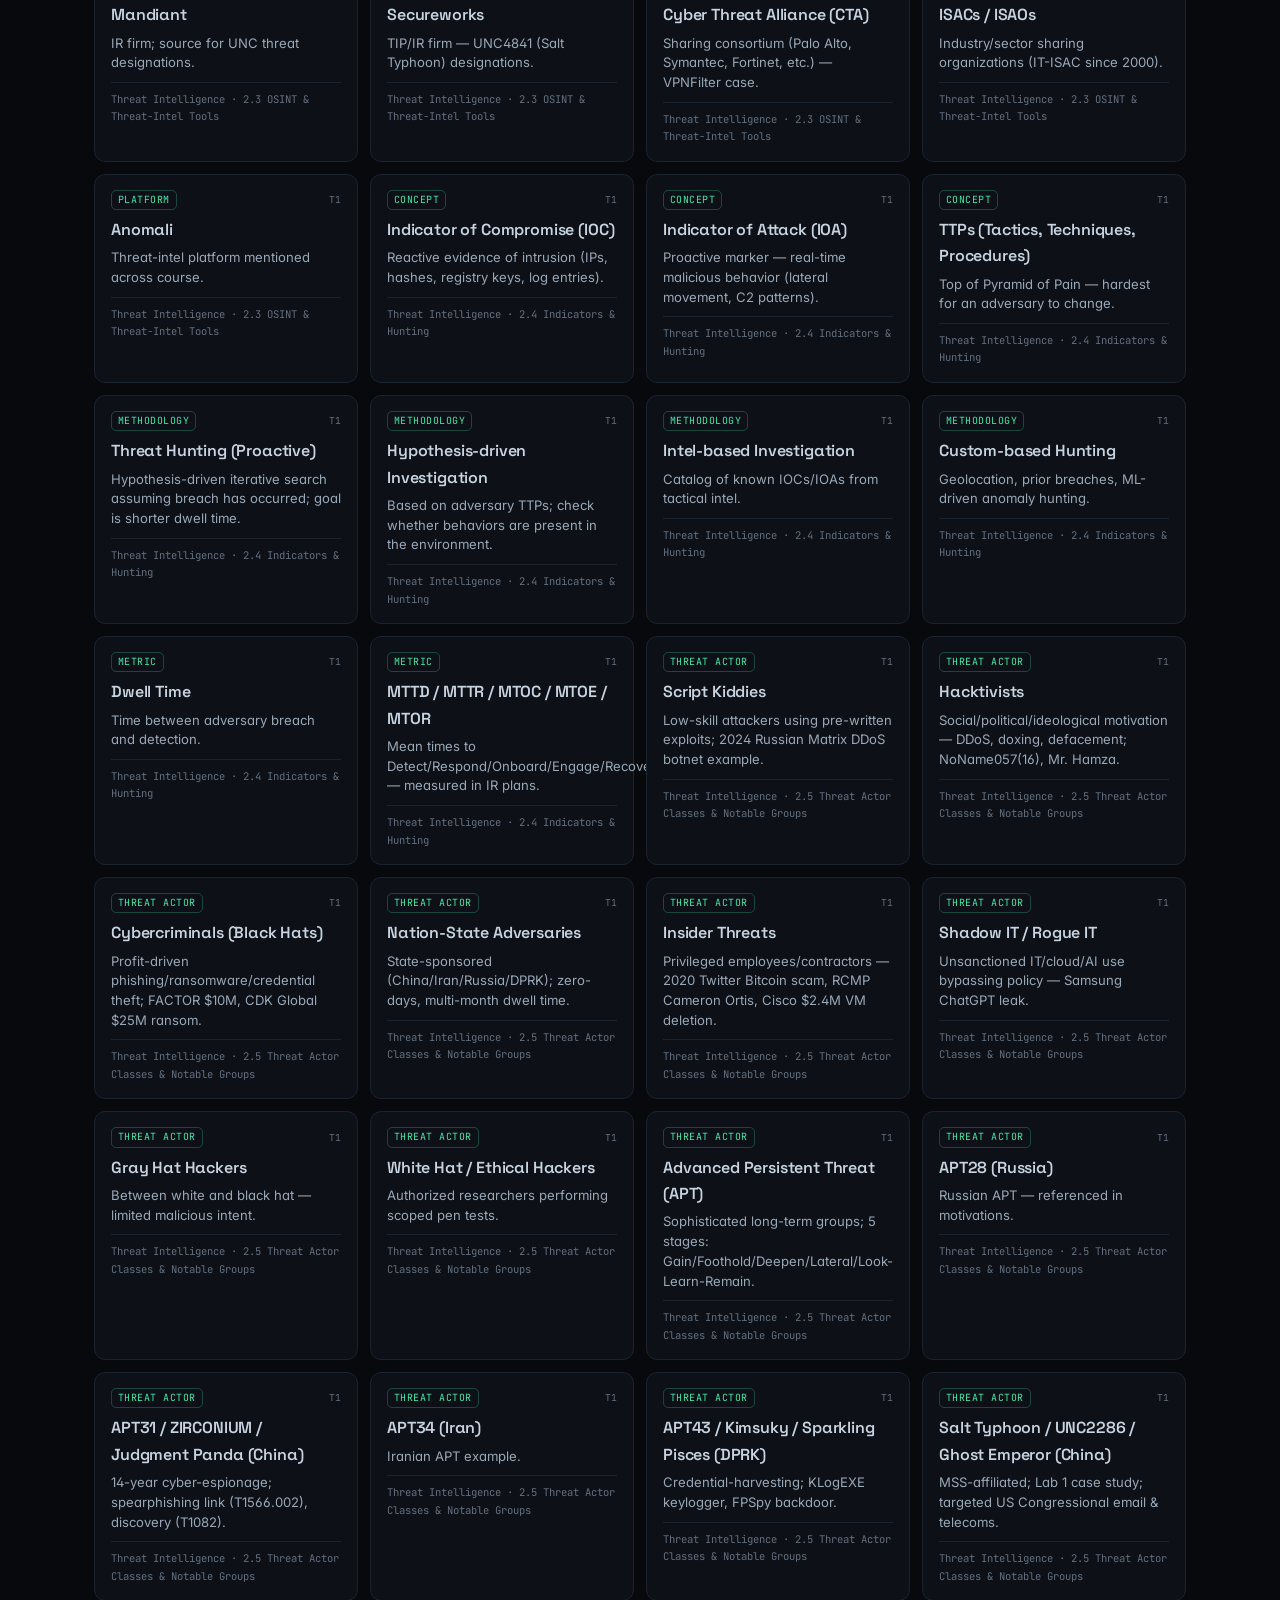
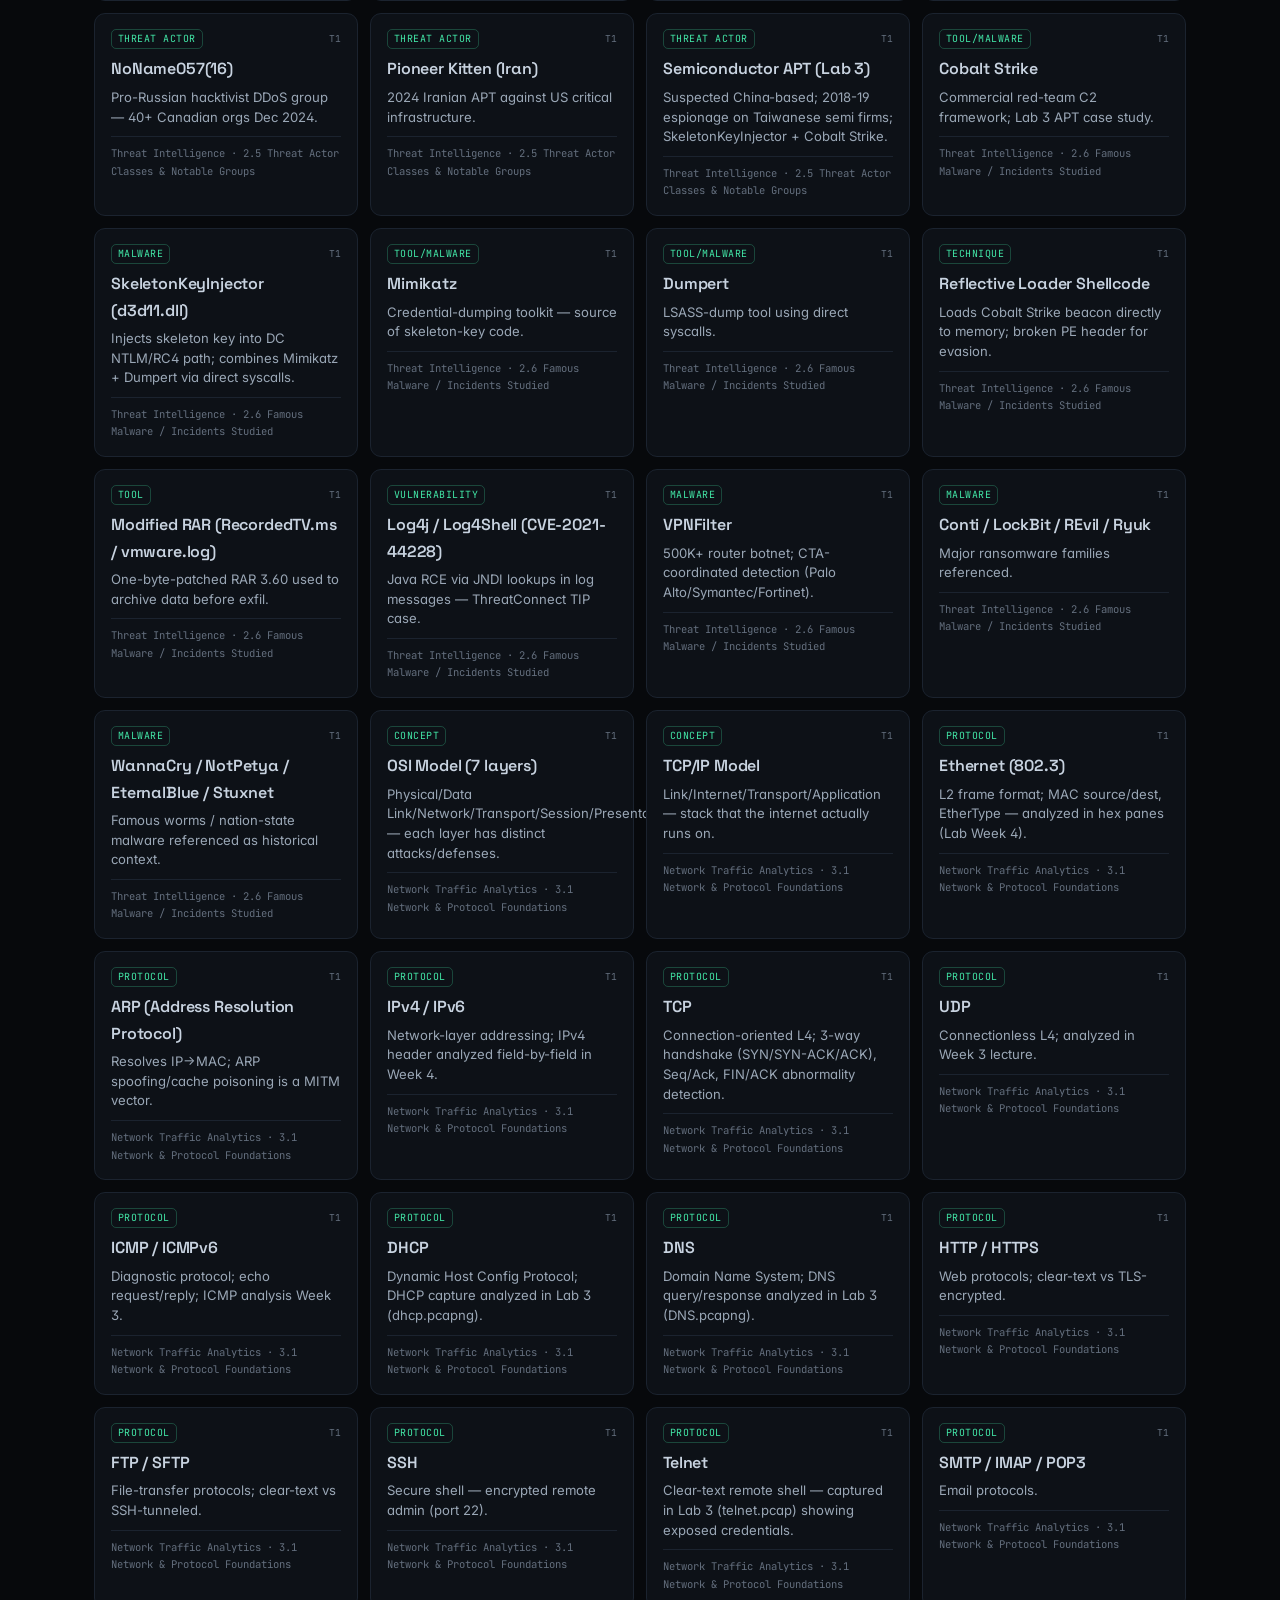
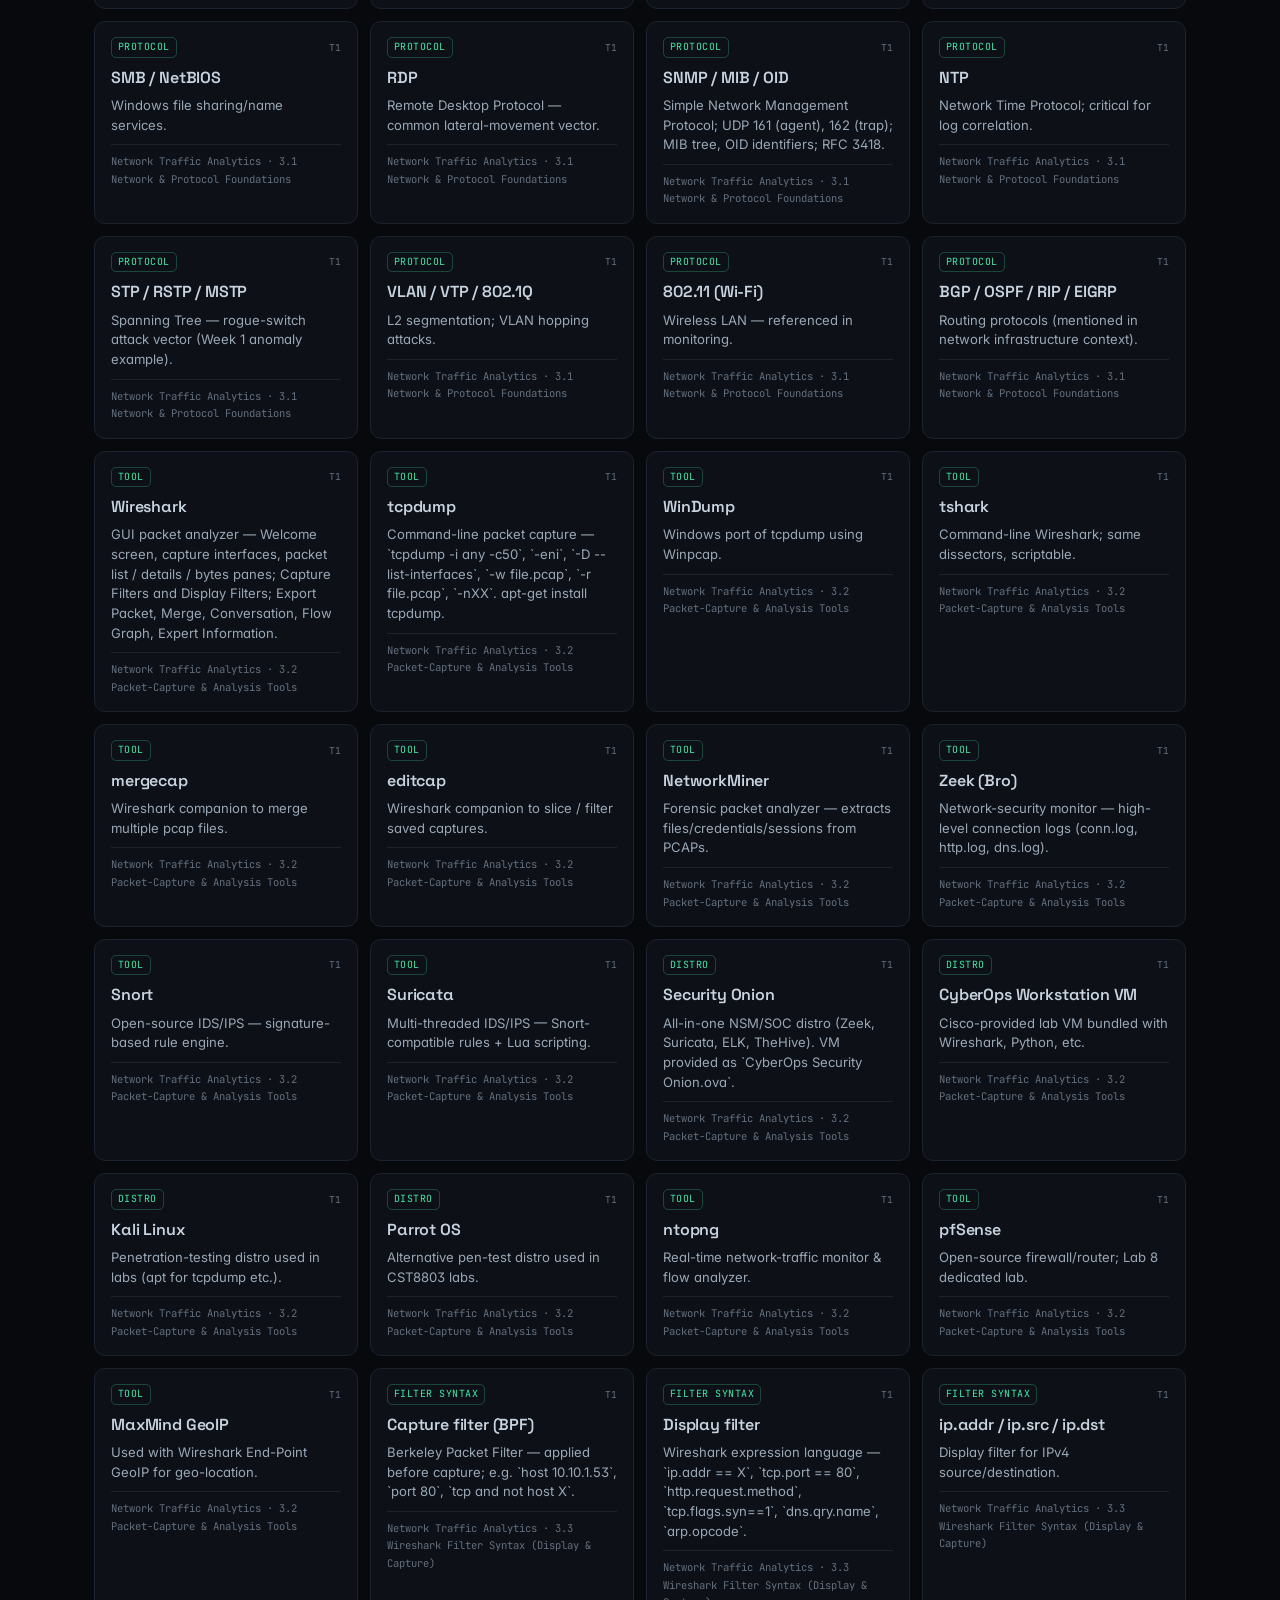
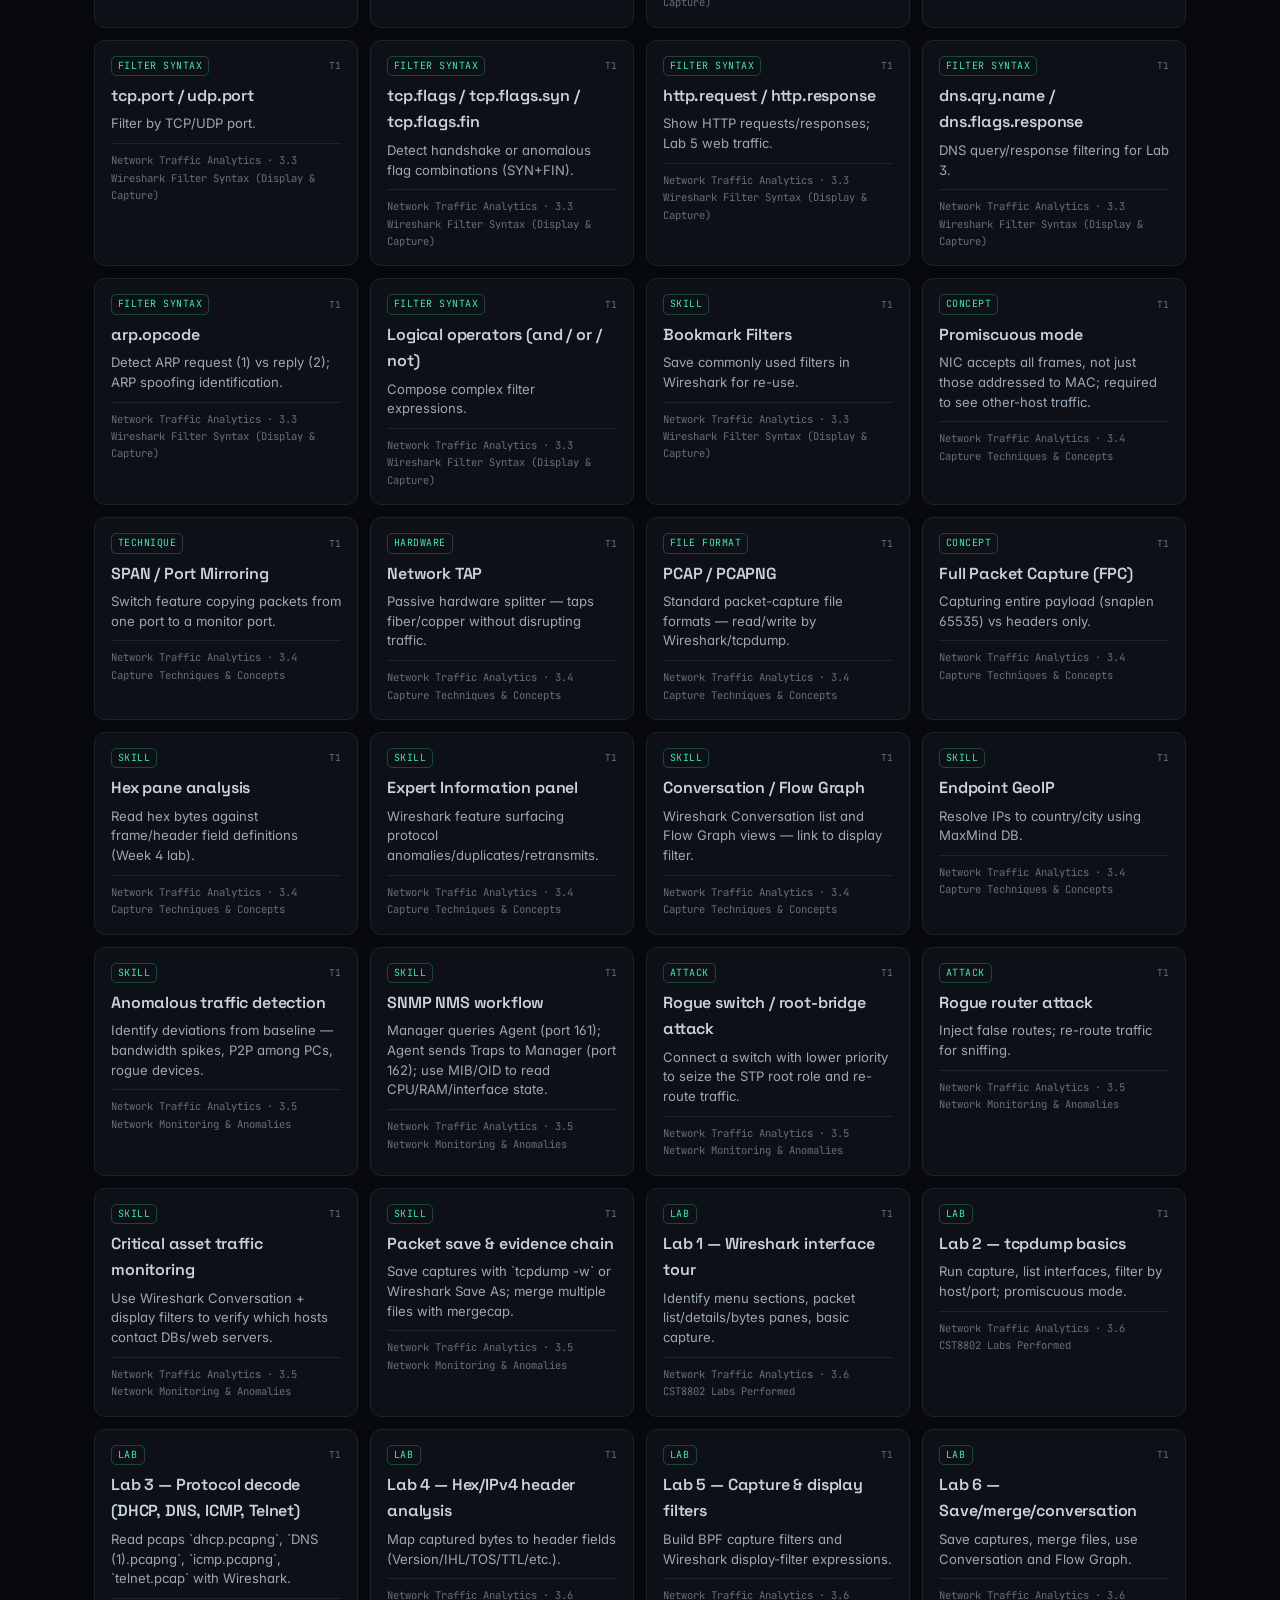
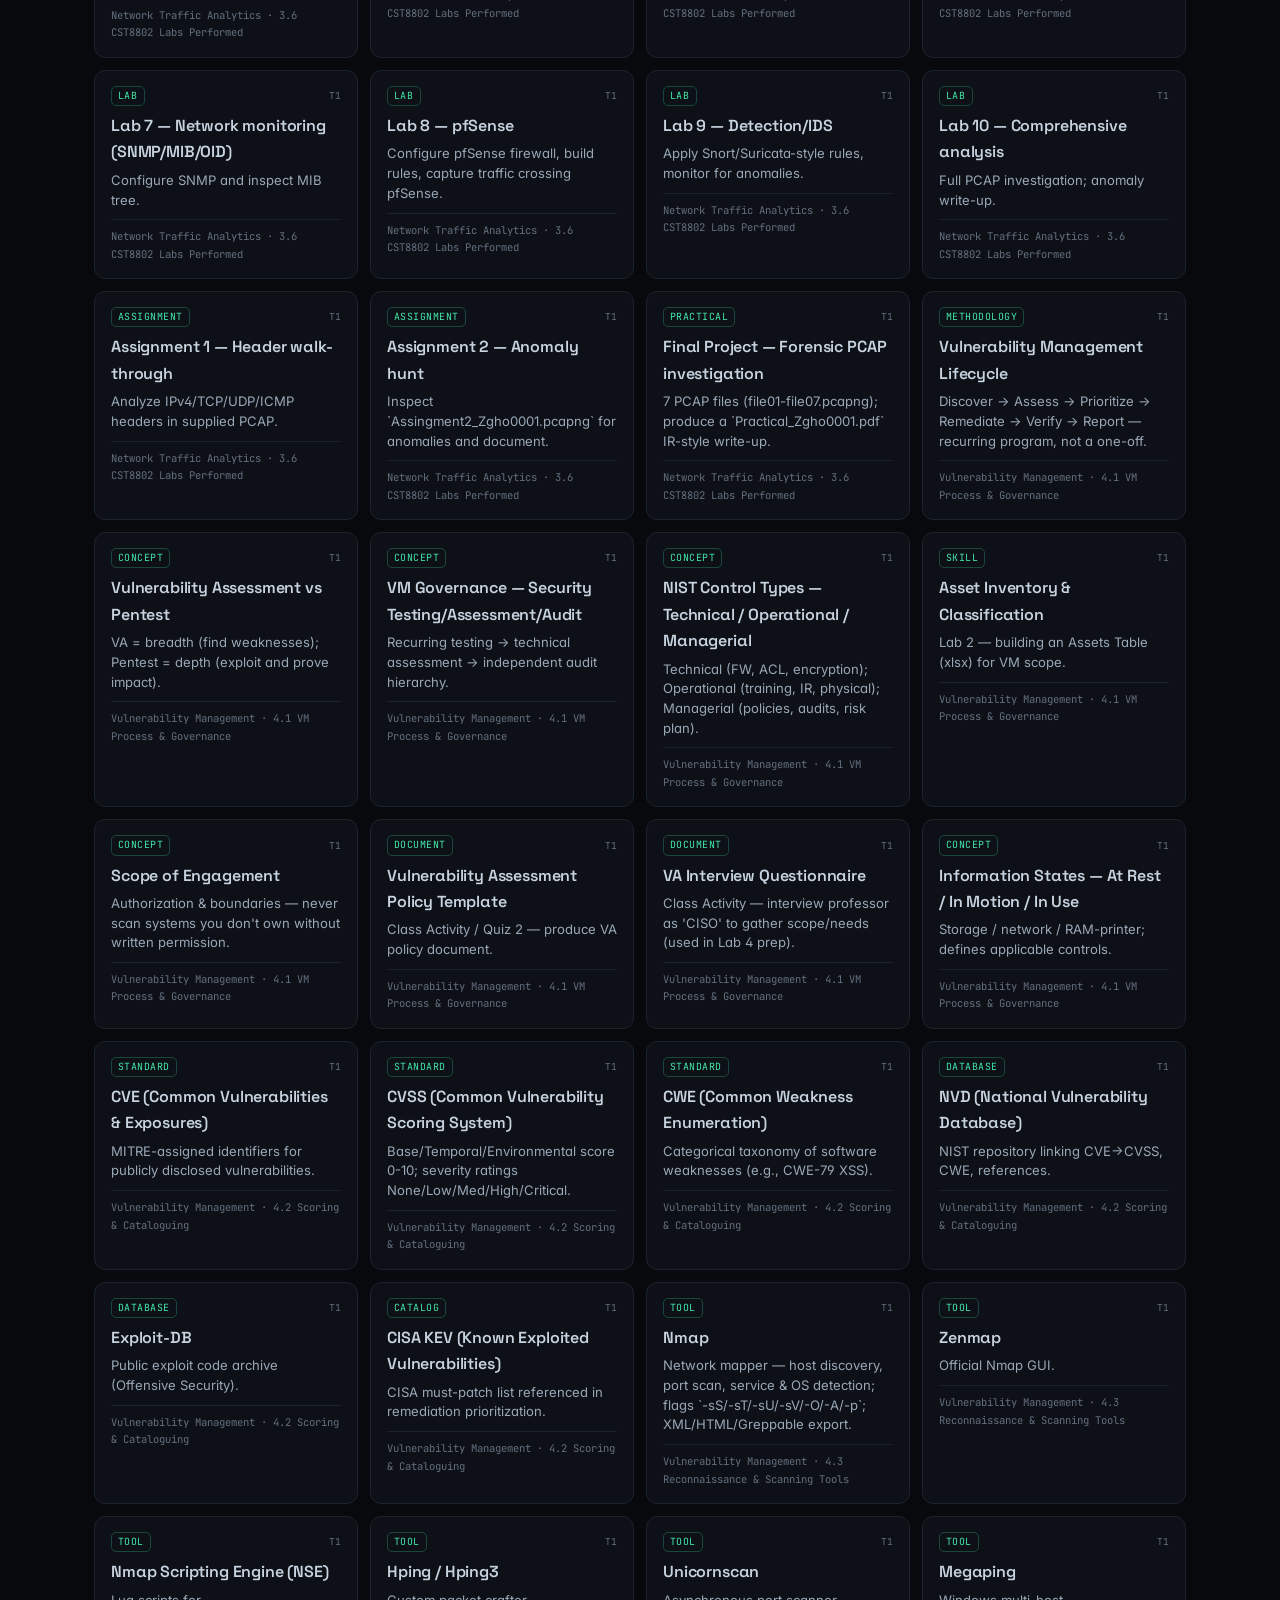
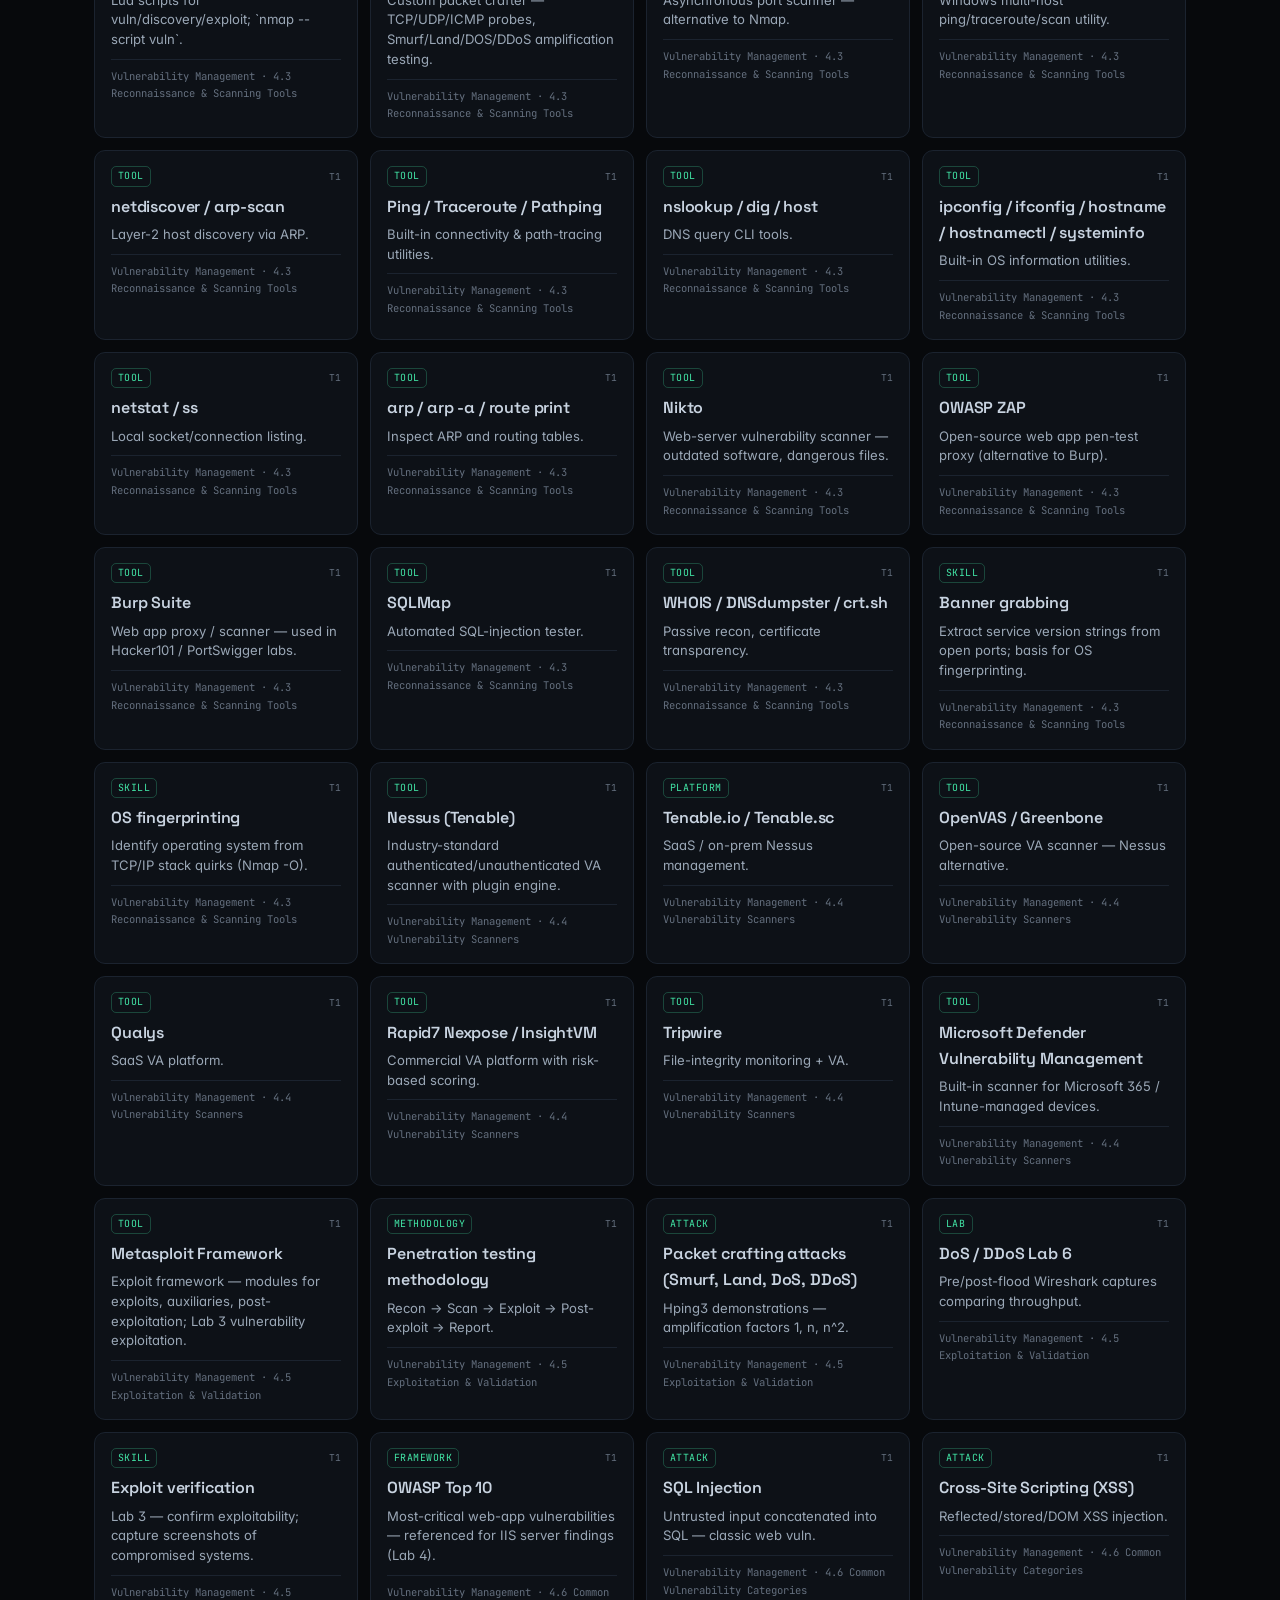
<file: knowledge/index.html>
<!DOCTYPE html>
<html lang="en">
<head>
<meta charset="UTF-8">
<meta name="viewport" content="width=device-width,initial-scale=1,viewport-fit=cover">
<meta name="color-scheme" content="dark">
<meta name="theme-color" content="#07090c">
<title>Knowledge Base — Mohammad Zghoul</title>
<meta name="description" content="A filterable explorer of 581 cybersecurity skills, tools, standards and techniques across two terms of the Algonquin Cyber Security Analysis program — from threat intelligence to digital forensics and incident response.">
<link rel="icon" href="../assets/img/favicon.svg" type="image/svg+xml">
<link rel="preconnect" href="https://fonts.googleapis.com">
<link rel="preconnect" href="https://fonts.gstatic.com" crossorigin>
<link href="https://fonts.googleapis.com/css2?family=Inter:wght@400;500;600&family=Space+Grotesk:wght@500;600;700&family=JetBrains+Mono:wght@400;500;600&display=swap" rel="stylesheet">
<link rel="stylesheet" href="../assets/css/style.css">
</head>
<body>
<div class="bg-grid"></div><div class="bg-glow"></div><div class="bg-scan"></div>

<header class="hdr">
  <div class="container hdr__in">
    <a href="../" class="brand">Zghoul<b>@</b>sec<span class="cur"></span></a>
    <nav class="nav" id="nav">
      <a href="../#journey">Journey</a>
      <a href="../#capabilities">Capabilities</a>
      <a href="../#reports">Field Reports</a>
      <a href="../#coursework">Coursework</a>
      <a href="./" style="color:var(--acc)">Knowledge Base</a>
      <a href="../#contact">Contact</a>
    </nav>
    <div class="hdr__cta">
      <button class="cmdk-btn" data-focus-search><span>Search</span> <span class="kbd">⌘K</span></button>
      <button class="navtog" data-navtog>[≡]</button>
    </div>
  </div>
</header>

<section class="sec-tight">
  <div class="container">
    <a href="../" class="backlink">← back to portfolio</a>
    <div class="kb-head">
      <div>
        <p class="kicker">Knowledge base</p>
        <h1 class="h-sec" style="margin-bottom:8px">Everything I've actually used</h1>
        <p class="sec-lead">Every tool, concept, standard, algorithm and technique from the Cyber Security Analysis (Co-op) program — organised, filterable, cross-referenced. Two terms, one searchable index.</p>
      </div>
    </div>
    <div class="kb-stats" style="margin-top:18px">
      <span class="kb-stat"><b id="stTotal">581</b> items</span>
      <span class="kb-stat"><b id="stDom">12</b> domains</span>
      <span class="kb-stat"><b id="stT1">485</b> Term 1</span>
      <span class="kb-stat"><b id="stT2">96</b> Term 2</span>
    </div>

    <div class="kb-search">
      <span class="pfx">⌕</span>
      <input type="search" id="kbSearch" placeholder="Search by name, description, or domain…  (try: nmap, BIA, X.509, SIEM)" autocomplete="off" spellcheck="false">
    </div>

    <div class="kb-facets">
      <div class="kb-facet"><span class="fl">Term</span>
        <button class="fchip on" data-term="all">All</button>
        <button class="fchip" data-term="1">Term 1 <span class="c">· Winter</span></button>
        <button class="fchip" data-term="2">Term 2 <span class="c">· Summer</span></button>
      </div>
      <div class="kb-facet" id="domFacet"><span class="fl">Domain</span></div>
      <div class="kb-facet" id="typeFacet"><span class="fl">Type</span></div>
    </div>

    <div class="kb-count" id="kbCount"></div>
    <div class="kb-grid" id="kbGrid"></div>
    <div class="kb-empty" id="kbEmpty" hidden>No items match those filters. <button class="course__toggle" data-reset>reset filters</button></div>
  </div>
</section>

<footer class="foot">
  <div class="container foot__in">
    <div class="foot__links">
      <a href="../">Home</a>
      <a href="mailto:moha.zghoul@gmail.com">Email</a>
      <a href="https://www.linkedin.com/in/mohammadzghoul777" target="_blank" rel="noopener">LinkedIn</a>
      <a href="https://github.com/Zghoe" target="_blank" rel="noopener">GitHub</a>
    </div>
    <div class="foot__meta">// 581 items · 2 terms · © 2026 Mohammad Zghoul</div>
  </div>
</footer>

<script src="../assets/js/knowledge.js" defer></script>
</body>
</html>
</file>
<file: assets/css/style.css>
/* =====================================================================
   OPERATOR CONSOLE — Mohammad Zghoul portfolio
   Design system: near-black canvas, signal-green accent, mono labels.
   ===================================================================== */

:root{
  /* palette */
  --bg:#07090c;
  --bg-2:#0a0d12;
  --panel:#0d1117;
  --panel-2:#10161e;
  --panel-hi:#141c26;
  --line:#1b232f;
  --line-2:#232d3b;
  --txt:#c8d3e0;
  --txt-soft:#9aa7b6;
  --txt-mute:#646f7e;
  --acc:#43e8a8;          /* signal green */
  --acc-deep:#16c98c;
  --acc-glow:rgba(67,232,168,.16);
  --cyan:#38c9ff;
  --amber:#f5b13d;
  --red:#ff5d6c;
  /* type */
  --f-disp:"Space Grotesk",system-ui,sans-serif;
  --f-body:"Inter",system-ui,-apple-system,sans-serif;
  --f-mono:"JetBrains Mono",ui-monospace,"SFMono-Regular",Menlo,monospace;
  /* metrics */
  --container:1140px;
  --r:14px;
  --r-sm:9px;
  --ease:cubic-bezier(.22,.61,.36,1);
}

*,*::before,*::after{box-sizing:border-box}
html{scroll-behavior:smooth;-webkit-text-size-adjust:100%}
body{
  margin:0;background:var(--bg);color:var(--txt);
  font-family:var(--f-body);font-size:16px;line-height:1.65;
  font-feature-settings:"ss01","cv11";-webkit-font-smoothing:antialiased;
  overflow-x:hidden;
}
img{max-width:100%;display:block}
a{color:inherit;text-decoration:none}
::selection{background:var(--acc);color:#04140e}

/* ---- animated background ---- */
.bg-grid{
  position:fixed;inset:0;z-index:-2;pointer-events:none;
  background-image:
    linear-gradient(rgba(67,232,168,.045) 1px,transparent 1px),
    linear-gradient(90deg,rgba(67,232,168,.045) 1px,transparent 1px);
  background-size:46px 46px;
  -webkit-mask-image:radial-gradient(ellipse 80% 60% at 50% 0%,#000 30%,transparent 80%);
          mask-image:radial-gradient(ellipse 80% 60% at 50% 0%,#000 30%,transparent 80%);
  animation:grid-drift 24s linear infinite;
}
.bg-glow{
  position:fixed;inset:0;z-index:-2;pointer-events:none;
  background:
    radial-gradient(700px 380px at 78% -4%,rgba(56,201,255,.10),transparent 70%),
    radial-gradient(820px 460px at 12% 2%,rgba(67,232,168,.12),transparent 72%);
}
.bg-scan{
  position:fixed;inset:0;z-index:-1;pointer-events:none;opacity:.5;
  background:repeating-linear-gradient(0deg,rgba(255,255,255,.014) 0 1px,transparent 1px 3px);
  mix-blend-mode:overlay;
}
@keyframes grid-drift{to{background-position:0 460px,460px 0}}

/* ---- layout ---- */
.container{width:100%;max-width:var(--container);margin-inline:auto;padding-inline:24px}
section{position:relative}
.sec{padding:88px 0}
.sec-tight{padding:60px 0}
.kicker{
  font-family:var(--f-mono);font-size:.74rem;letter-spacing:.16em;text-transform:uppercase;
  color:var(--acc);display:inline-flex;align-items:center;gap:.5em;margin:0 0 14px;
}
.kicker::before{content:"//";color:var(--acc-deep);opacity:.8}
h1,h2,h3{font-family:var(--f-disp);font-weight:600;line-height:1.1;letter-spacing:-.02em;margin:0}
.h-sec{font-size:clamp(1.7rem,3.4vw,2.5rem);margin-bottom:14px}
.sec-lead{color:var(--txt-soft);max-width:62ch;font-size:1.04rem}
.mono{font-family:var(--f-mono)}

/* ---- header ---- */
.hdr{position:sticky;top:0;z-index:50;backdrop-filter:blur(12px);
  background:linear-gradient(180deg,rgba(7,9,12,.92),rgba(7,9,12,.66));
  border-bottom:1px solid var(--line)}
.hdr__in{display:flex;align-items:center;gap:18px;height:64px}
.brand{font-family:var(--f-mono);font-weight:600;letter-spacing:.02em;color:var(--txt);display:flex;align-items:center;gap:2px;font-size:1.02rem}
.brand b{color:var(--acc);font-weight:600}
.brand .cur{width:9px;height:1.05em;background:var(--acc);display:inline-block;margin-left:4px;translate:0 2px;animation:blink 1.15s steps(1) infinite;box-shadow:0 0 10px var(--acc-glow)}
@keyframes blink{50%{opacity:0}}
.nav{display:flex;gap:4px;margin-left:auto}
.nav a{font-family:var(--f-mono);font-size:.82rem;color:var(--txt-soft);padding:8px 12px;border-radius:8px;transition:.2s var(--ease)}
.nav a:hover{color:var(--acc);background:var(--panel)}
.hdr__cta{display:flex;align-items:center;gap:10px}
.kbd{font-family:var(--f-mono);font-size:.7rem;border:1px solid var(--line-2);border-radius:6px;padding:2px 6px;color:var(--txt-mute);background:var(--panel)}
.cmdk-btn{display:inline-flex;align-items:center;gap:8px;font-family:var(--f-mono);font-size:.78rem;color:var(--txt-soft);
  background:var(--panel);border:1px solid var(--line);border-radius:9px;padding:7px 11px;cursor:pointer;transition:.2s}
.cmdk-btn:hover{border-color:var(--acc);color:var(--acc)}
.navtog{display:none;background:var(--panel);border:1px solid var(--line);color:var(--txt);border-radius:9px;padding:8px 11px;font-family:var(--f-mono);cursor:pointer}

/* ---- status pill ---- */
.status{display:inline-flex;align-items:center;gap:8px;font-family:var(--f-mono);font-size:.72rem;letter-spacing:.08em;
  color:var(--acc);border:1px solid rgba(67,232,168,.32);background:rgba(67,232,168,.06);border-radius:999px;padding:5px 12px}
.status .dot{width:7px;height:7px;border-radius:50%;background:var(--acc);box-shadow:0 0 0 0 var(--acc-glow);animation:pulse 2s infinite}
@keyframes pulse{0%{box-shadow:0 0 0 0 rgba(67,232,168,.5)}70%{box-shadow:0 0 0 8px transparent}100%{box-shadow:0 0 0 0 transparent}}

/* ---- buttons ---- */
.btn{display:inline-flex;align-items:center;gap:9px;font-family:var(--f-mono);font-size:.86rem;font-weight:500;
  padding:12px 18px;border-radius:10px;border:1px solid var(--line-2);color:var(--txt);cursor:pointer;
  transition:.22s var(--ease);background:var(--panel)}
.btn:hover{transform:translateY(-2px);border-color:var(--line-2)}
.btn .arr{transition:.22s var(--ease)}
.btn:hover .arr{transform:translateX(3px)}
.btn--acc{background:linear-gradient(180deg,var(--acc),var(--acc-deep));color:#04140e;border-color:transparent;font-weight:600;
  box-shadow:0 8px 30px -10px var(--acc-glow)}
.btn--acc:hover{box-shadow:0 12px 38px -8px rgba(67,232,168,.4)}
.btn--ghost:hover{border-color:var(--acc);color:var(--acc)}

/* ---- hero ---- */
.hero{padding:74px 0 56px;position:relative}
.hero__grid{display:grid;grid-template-columns:1.55fr .95fr;gap:50px;align-items:center}
.hero h1{font-size:clamp(2.3rem,5.6vw,4rem);margin:16px 0 0}
.hero h1 .g{background:linear-gradient(120deg,var(--acc),var(--cyan));-webkit-background-clip:text;background-clip:text;color:transparent}
.hero__role{font-family:var(--f-mono);color:var(--txt-soft);font-size:1.05rem;margin:18px 0 0;display:flex;flex-wrap:wrap;gap:10px;align-items:center}
.hero__role .sep{color:var(--acc);opacity:.6}
.hero__lede{color:var(--txt-soft);font-size:1.08rem;max-width:54ch;margin:22px 0 0}
.hero__cta{display:flex;flex-wrap:wrap;gap:12px;margin-top:30px}
.hero__pills{display:flex;flex-wrap:wrap;gap:8px;margin-top:26px}
.pill{font-family:var(--f-mono);font-size:.74rem;color:var(--txt-soft);border:1px solid var(--line);background:var(--panel);
  border-radius:999px;padding:6px 12px}
.pill--cred{border-color:rgba(56,201,255,.25);color:#bfe6f7}

/* avatar console frame */
.avatar{position:relative;justify-self:center;width:100%;max-width:300px}
.avatar__frame{position:relative;border:1px solid var(--line-2);border-radius:18px;overflow:hidden;background:var(--panel);
  box-shadow:0 30px 80px -30px rgba(0,0,0,.8)}
.avatar__frame img{width:100%;aspect-ratio:1/1.12;object-fit:cover;filter:grayscale(.18) contrast(1.04)}
.avatar__bar{display:flex;align-items:center;gap:7px;padding:9px 12px;border-bottom:1px solid var(--line);font-family:var(--f-mono);font-size:.68rem;color:var(--txt-mute);background:var(--bg-2)}
.avatar__bar i{width:9px;height:9px;border-radius:50%;background:var(--line-2);display:inline-block}
.avatar__bar i:nth-child(1){background:#ff5f57}.avatar__bar i:nth-child(2){background:#febc2e}.avatar__bar i:nth-child(3){background:#28c840}
.avatar__tag{position:absolute;left:10px;bottom:10px;right:10px;font-family:var(--f-mono);font-size:.66rem;color:var(--acc);
  background:rgba(7,9,12,.7);border:1px solid var(--line);border-radius:8px;padding:6px 10px;backdrop-filter:blur(6px)}
.bracket{position:absolute;width:22px;height:22px;border:2px solid var(--acc);opacity:.7}
.bracket.tl{top:-7px;left:-7px;border-right:0;border-bottom:0}
.bracket.br{bottom:-7px;right:-7px;border-left:0;border-top:0}

/* ---- ticker ---- */
.ticker{border-block:1px solid var(--line);background:var(--bg-2);overflow:hidden;padding:13px 0}
.ticker__track{display:flex;gap:38px;width:max-content;animation:scroll-x 38s linear infinite;will-change:transform}
.ticker:hover .ticker__track{animation-play-state:paused}
.ticker span{font-family:var(--f-mono);font-size:.82rem;color:var(--txt-mute);white-space:nowrap;display:inline-flex;gap:38px}
.ticker span::after{content:"◆";color:var(--acc);opacity:.5}
@keyframes scroll-x{to{transform:translateX(-50%)}}

/* ---- stat tiles ---- */
.stats{display:grid;grid-template-columns:repeat(4,1fr);gap:14px;margin-top:42px}
.stat{border:1px solid var(--line);background:linear-gradient(180deg,var(--panel),var(--bg-2));border-radius:var(--r);padding:18px 18px 16px;position:relative;overflow:hidden}
.stat::after{content:"";position:absolute;top:0;left:0;width:34px;height:2px;background:var(--acc);box-shadow:0 0 14px var(--acc)}
.stat__n{font-family:var(--f-disp);font-size:2rem;font-weight:600;letter-spacing:-.02em}
.stat__n .u{color:var(--acc);font-size:1.1rem}
.stat__l{font-family:var(--f-mono);font-size:.72rem;color:var(--txt-mute);text-transform:uppercase;letter-spacing:.08em;margin-top:2px}

/* ---- cards / panels ---- */
.panel{border:1px solid var(--line);background:linear-gradient(180deg,var(--panel),var(--bg-2));border-radius:var(--r)}
.card{border:1px solid var(--line);background:linear-gradient(180deg,var(--panel),var(--bg-2));border-radius:var(--r);
  padding:22px;transition:.25s var(--ease)}
.card:hover{border-color:var(--line-2);transform:translateY(-3px)}
.label{font-family:var(--f-mono);font-size:.7rem;letter-spacing:.1em;text-transform:uppercase;color:var(--txt-mute)}

/* ---- journey timeline ---- */
.timeline{display:grid;gap:0;margin-top:36px}
.tl{display:grid;grid-template-columns:140px 1fr;gap:24px;padding:0 0 30px 0;position:relative}
.tl::before{content:"";position:absolute;left:155px;top:8px;bottom:-6px;width:1px;background:var(--line-2)}
.tl:last-child::before{display:none}
.tl__year{font-family:var(--f-mono);font-size:.82rem;color:var(--acc);text-align:right;padding-top:2px}
.tl__year small{display:block;color:var(--txt-mute);font-size:.72rem;margin-top:3px}
.tl__body{position:relative;padding-left:26px}
.tl__body::before{content:"";position:absolute;left:-9px;top:5px;width:13px;height:13px;border-radius:50%;background:var(--bg);border:2px solid var(--acc);box-shadow:0 0 0 4px rgba(67,232,168,.08)}
.tl__body.muted::before{border-color:var(--line-2);box-shadow:none}
.tl__h{font-family:var(--f-disp);font-size:1.12rem;font-weight:600}
.tl__meta{font-family:var(--f-mono);font-size:.74rem;color:var(--txt-mute);margin:2px 0 8px}
.tl p{color:var(--txt-soft);margin:0;font-size:.96rem}

/* ---- capability map ---- */
.cap{display:grid;grid-template-columns:300px 1fr;gap:18px;margin-top:38px;border:1px solid var(--line);border-radius:var(--r);overflow:hidden;background:var(--panel)}
.cap__nav{border-right:1px solid var(--line);background:var(--bg-2);padding:10px}
.cap__tab{display:flex;align-items:center;justify-content:space-between;gap:10px;width:100%;text-align:left;cursor:pointer;
  font-family:var(--f-mono);font-size:.82rem;color:var(--txt-soft);background:transparent;border:1px solid transparent;border-radius:9px;padding:11px 12px;transition:.18s}
.cap__tab:hover{color:var(--txt);background:var(--panel)}
.cap__tab.on{color:var(--acc);background:var(--panel-hi);border-color:var(--line-2)}
.cap__tab .ct{font-size:.7rem;color:var(--txt-mute);border:1px solid var(--line);border-radius:6px;padding:1px 6px}
.cap__tab.on .ct{color:var(--acc);border-color:rgba(67,232,168,.3)}
.cap__tab .tm{font-size:.62rem;opacity:.7}
.cap__panel{padding:24px}
.cap__panel h3{font-size:1.3rem;margin-bottom:4px}
.cap__panel .pdesc{color:var(--txt-soft);font-size:.95rem;margin:0 0 18px;max-width:60ch}
.chips{display:flex;flex-wrap:wrap;gap:8px}
.chip{font-family:var(--f-mono);font-size:.78rem;color:var(--txt-soft);background:var(--bg-2);border:1px solid var(--line);
  border-radius:8px;padding:7px 11px;transition:.18s var(--ease);cursor:default}
.chip:hover{border-color:var(--acc);color:var(--acc);transform:translateY(-2px)}
.chip .t{color:var(--txt-mute);font-size:.66rem;margin-left:7px;border-left:1px solid var(--line-2);padding-left:7px}
.chip:hover .t{color:var(--acc-deep)}

/* ---- field reports (case studies) ---- */
.reports{display:grid;grid-template-columns:repeat(2,1fr);gap:20px;margin-top:38px}
.report{display:grid;grid-template-columns:128px 1fr;overflow:hidden}
.report__thumb{position:relative;border-right:1px solid var(--line);background:var(--bg-2);overflow:hidden}
.report__thumb img{width:100%;height:100%;object-fit:cover;object-position:top center;opacity:.86;transition:.3s var(--ease)}
.report:hover .report__thumb img{opacity:1;transform:scale(1.03)}
.report__thumb::after{content:"";position:absolute;inset:0;background:linear-gradient(120deg,transparent 40%,rgba(67,232,168,.1))}
.report__pg{position:absolute;left:8px;bottom:8px;font-family:var(--f-mono);font-size:.62rem;color:var(--txt);background:rgba(7,9,12,.82);border:1px solid var(--line);border-radius:6px;padding:2px 7px}
.report__b{padding:18px 20px;display:flex;flex-direction:column}
.report__tag{font-family:var(--f-mono);font-size:.68rem;letter-spacing:.06em;color:var(--acc);text-transform:uppercase}
.report__tag .s{color:var(--txt-mute)}
.report h3{font-size:1.06rem;margin:8px 0 6px;line-height:1.22}
.report p{color:var(--txt-soft);font-size:.88rem;margin:0 0 12px;flex:1}
.report__tools{display:flex;flex-wrap:wrap;gap:6px;margin-bottom:14px}
.tg{font-family:var(--f-mono);font-size:.68rem;color:var(--txt-mute);border:1px solid var(--line);border-radius:6px;padding:2px 7px}
.report__act{display:flex;gap:8px}
.report__act a{flex:1;justify-content:center;font-size:.76rem;padding:9px 10px}

/* ---- coursework ---- */
.term-tabs{display:flex;gap:8px;margin:34px 0 22px;flex-wrap:wrap}
.term-tab{font-family:var(--f-mono);font-size:.8rem;color:var(--txt-soft);background:var(--panel);border:1px solid var(--line);
  border-radius:9px;padding:9px 14px;cursor:pointer;transition:.18s}
.term-tab.on{color:var(--acc);border-color:rgba(67,232,168,.35);background:var(--panel-hi)}
.courses{display:grid;grid-template-columns:repeat(2,1fr);gap:14px}
.course{padding:18px 20px}
.course__top{display:flex;align-items:baseline;justify-content:space-between;gap:10px}
.course__code{font-family:var(--f-mono);font-size:.72rem;color:var(--txt-mute)}
.course__grade{font-family:var(--f-mono);font-size:.78rem;font-weight:600;color:var(--acc);border:1px solid rgba(67,232,168,.3);border-radius:6px;padding:1px 8px}
.course__grade.ip{color:var(--amber);border-color:rgba(245,177,61,.3)}
.course__name{font-family:var(--f-disp);font-size:1.12rem;font-weight:600;margin:8px 0 4px}
.course__loc{font-family:var(--f-mono);font-size:.72rem;color:var(--txt-mute);margin-bottom:10px}
.course__lo{list-style:none;margin:0;padding:0;display:none}
.course__lo li{color:var(--txt-soft);font-size:.85rem;padding:6px 0 6px 18px;position:relative;border-top:1px solid var(--line)}
.course__lo li::before{content:"▹";position:absolute;left:0;color:var(--acc)}
.course.open .course__lo{display:block}
.course__toggle{font-family:var(--f-mono);font-size:.72rem;color:var(--acc);cursor:pointer;background:none;border:0;padding:6px 0 0;display:inline-flex;gap:6px;align-items:center}
.course__toggle .ic{transition:.2s}
.course.open .course__toggle .ic{transform:rotate(90deg)}

/* ---- certs ---- */
.certs{display:flex;flex-wrap:wrap;gap:10px;margin-top:26px}
.cert{display:flex;align-items:center;gap:10px;font-family:var(--f-mono);font-size:.8rem;color:var(--txt-soft);
  border:1px solid var(--line);background:var(--panel);border-radius:10px;padding:11px 14px}
.cert b{color:var(--txt);font-weight:600}
.cert .ic{color:var(--acc)}

/* ---- contact ---- */
.contact{border:1px solid var(--line);border-radius:18px;background:
  radial-gradient(600px 240px at 80% 0,rgba(56,201,255,.08),transparent 70%),
  linear-gradient(180deg,var(--panel),var(--bg-2));padding:46px;text-align:center;margin-top:30px}
.contact h2{font-size:clamp(1.6rem,3vw,2.2rem)}
.contact p{color:var(--txt-soft);max-width:52ch;margin:12px auto 26px}
.contact__btns{display:flex;flex-wrap:wrap;gap:12px;justify-content:center}

/* ---- footer ---- */
.foot{border-top:1px solid var(--line);padding:30px 0;margin-top:30px}
.foot__in{display:flex;flex-wrap:wrap;gap:16px;align-items:center;justify-content:space-between}
.foot__links{display:flex;gap:18px}
.foot__links a{font-family:var(--f-mono);font-size:.82rem;color:var(--txt-soft);transition:.18s}
.foot__links a:hover{color:var(--acc)}
.foot__meta{font-family:var(--f-mono);font-size:.74rem;color:var(--txt-mute)}

/* ---- command palette ---- */
.cmdk{position:fixed;inset:0;z-index:100;display:none;align-items:flex-start;justify-content:center;padding-top:14vh;
  background:rgba(4,6,9,.72);backdrop-filter:blur(5px)}
.cmdk.on{display:flex}
.cmdk__box{width:min(620px,92vw);background:var(--panel);border:1px solid var(--line-2);border-radius:14px;overflow:hidden;
  box-shadow:0 40px 100px -30px rgba(0,0,0,.85)}
.cmdk__in{display:flex;align-items:center;gap:10px;padding:15px 18px;border-bottom:1px solid var(--line)}
.cmdk__in input{flex:1;background:none;border:0;outline:0;color:var(--txt);font-family:var(--f-mono);font-size:.96rem}
.cmdk__in .pfx{color:var(--acc);font-family:var(--f-mono)}
.cmdk__list{max-height:46vh;overflow:auto}
.cmdk__row{display:flex;align-items:center;gap:12px;padding:11px 18px;cursor:pointer;border-left:2px solid transparent}
.cmdk__row.sel{background:var(--panel-hi);border-left-color:var(--acc)}
.cmdk__row .ty{font-family:var(--f-mono);font-size:.64rem;color:var(--acc);border:1px solid var(--line-2);border-radius:5px;padding:1px 6px;min-width:62px;text-align:center}
.cmdk__row .nm{font-size:.9rem;color:var(--txt)}
.cmdk__row .dm{font-family:var(--f-mono);font-size:.7rem;color:var(--txt-mute);margin-left:auto}
.cmdk__empty{padding:22px 18px;color:var(--txt-mute);font-family:var(--f-mono);font-size:.84rem}
.cmdk__ft{display:flex;gap:14px;padding:10px 18px;border-top:1px solid var(--line);font-family:var(--f-mono);font-size:.68rem;color:var(--txt-mute)}

/* ---- knowledge base ---- */
.kb-head{display:flex;flex-wrap:wrap;gap:14px;align-items:flex-end;justify-content:space-between}
.kb-stats{display:flex;gap:10px;flex-wrap:wrap}
.kb-stat{font-family:var(--f-mono);font-size:.74rem;color:var(--txt-soft);border:1px solid var(--line);border-radius:8px;padding:7px 12px;background:var(--panel)}
.kb-stat b{color:var(--acc)}
.kb-search{display:flex;align-items:center;gap:10px;border:1px solid var(--line);background:var(--panel);border-radius:11px;padding:12px 16px;margin:24px 0 16px}
.kb-search input{flex:1;background:none;border:0;outline:0;color:var(--txt);font-family:var(--f-mono);font-size:.95rem}
.kb-search .pfx{color:var(--acc);font-family:var(--f-mono)}
.kb-facets{display:flex;flex-direction:column;gap:12px;margin-bottom:22px}
.kb-facet{display:flex;flex-wrap:wrap;gap:7px;align-items:center}
.kb-facet>.fl{font-family:var(--f-mono);font-size:.7rem;color:var(--txt-mute);text-transform:uppercase;letter-spacing:.08em;min-width:62px}
.fchip{font-family:var(--f-mono);font-size:.74rem;color:var(--txt-soft);background:var(--panel);border:1px solid var(--line);border-radius:7px;padding:5px 10px;cursor:pointer;transition:.15s}
.fchip:hover{border-color:var(--line-2);color:var(--txt)}
.fchip.on{background:var(--acc);color:#04140e;border-color:transparent;font-weight:600}
.fchip .c{opacity:.7;margin-left:5px}
.kb-grid{display:grid;grid-template-columns:repeat(auto-fill,minmax(258px,1fr));gap:12px}
.ki{border:1px solid var(--line);background:var(--panel);border-radius:11px;padding:15px 16px;transition:.18s var(--ease)}
.ki:hover{border-color:var(--line-2);transform:translateY(-2px);background:var(--panel-2)}
.ki__top{display:flex;align-items:center;justify-content:space-between;gap:8px;margin-bottom:7px}
.ki__type{font-family:var(--f-mono);font-size:.62rem;letter-spacing:.05em;text-transform:uppercase;color:var(--acc);border:1px solid rgba(67,232,168,.25);border-radius:5px;padding:1px 6px}
.ki__term{font-family:var(--f-mono);font-size:.6rem;color:var(--txt-mute)}
.ki__name{font-family:var(--f-disp);font-weight:600;font-size:1rem;letter-spacing:-.01em}
.ki__desc{color:var(--txt-soft);font-size:.82rem;margin:5px 0 9px;line-height:1.5}
.ki__dom{font-family:var(--f-mono);font-size:.66rem;color:var(--txt-mute);border-top:1px solid var(--line);padding-top:8px}
.kb-empty{text-align:center;padding:60px 20px;color:var(--txt-mute);font-family:var(--f-mono)}
.kb-count{font-family:var(--f-mono);font-size:.76rem;color:var(--txt-mute);margin-bottom:12px}
.kb-count b{color:var(--acc)}

/* ---- reveal ---- */
.rv{opacity:0;transform:translateY(16px);transition:opacity .6s var(--ease),transform .6s var(--ease)}
.rv.in{opacity:1;transform:none}

/* ---- back link ---- */
.backlink{display:inline-flex;align-items:center;gap:8px;font-family:var(--f-mono);font-size:.8rem;color:var(--txt-soft);margin-bottom:8px}
.backlink:hover{color:var(--acc)}

/* ---- responsive ---- */
@media(max-width:920px){
  .hero__grid{grid-template-columns:1fr;gap:36px}
  .avatar{order:-1;max-width:240px}
  .cap{grid-template-columns:1fr}
  .cap__nav{border-right:0;border-bottom:1px solid var(--line);display:grid;grid-template-columns:repeat(2,1fr);gap:6px}
  .reports{grid-template-columns:1fr}
  .stats{grid-template-columns:repeat(2,1fr)}
  .courses{grid-template-columns:1fr}
}
@media(max-width:680px){
  .nav,.hdr__cta .cmdk-btn span{display:none}
  .navtog{display:inline-block}
  .nav.open{display:flex;position:absolute;top:64px;left:0;right:0;flex-direction:column;background:var(--bg-2);border-bottom:1px solid var(--line);padding:10px}
  .sec{padding:64px 0}
  .tl{grid-template-columns:1fr;gap:6px}
  .tl::before{display:none}.tl__year{text-align:left}
  .tl__body{padding-left:0}.tl__body::before{display:none}
  .report{grid-template-columns:1fr}
  .report__thumb{height:150px;border-right:0;border-bottom:1px solid var(--line)}
  .contact{padding:30px 20px}
}
@media(prefers-reduced-motion:reduce){
  *{animation-duration:.001ms!important;animation-iteration-count:1!important;transition-duration:.01ms!important}
  .bg-grid{animation:none}.rv{opacity:1;transform:none}
}
</file>
